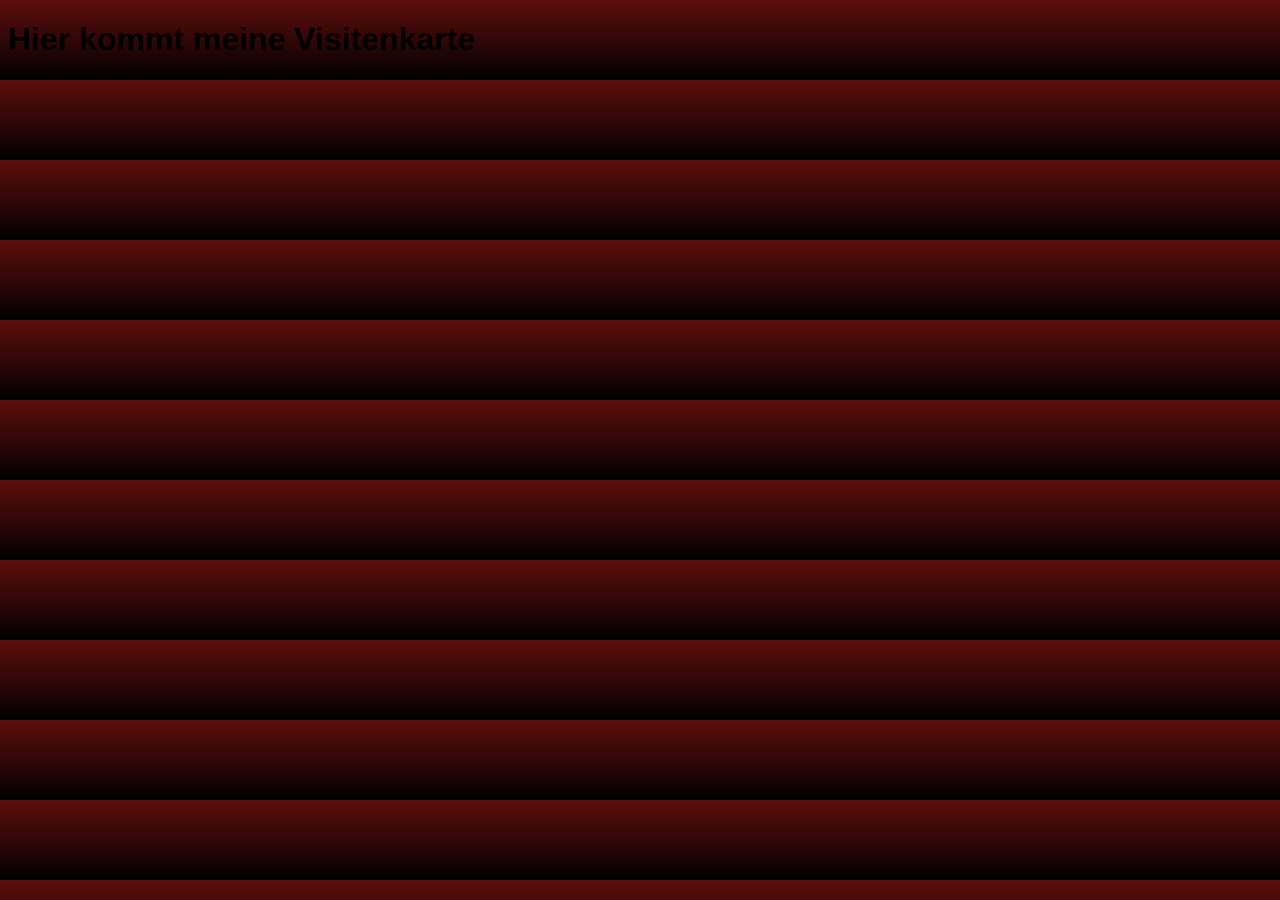
<file: index.html>
<!DOCTYPE html>
<html lang="de">

  <head>
    <meta charset="UTF-8" />
    <meta name="viewport" content="width=device-width, initial-scale=1.0" />
    <meta name="author" content="Melina Frei" />
    <meta name="description" content="Ich bin Grafikerin in Ausbildung an der Fachklasse Grafik"/>
    <link rel="stylesheet" href="style.css" />
    <title>Melina Frei</title>
  </head>
  
  <body>
    <h1>Hier kommt meine Visitenkarte</h1>
  </body>
  
</html>
</file>
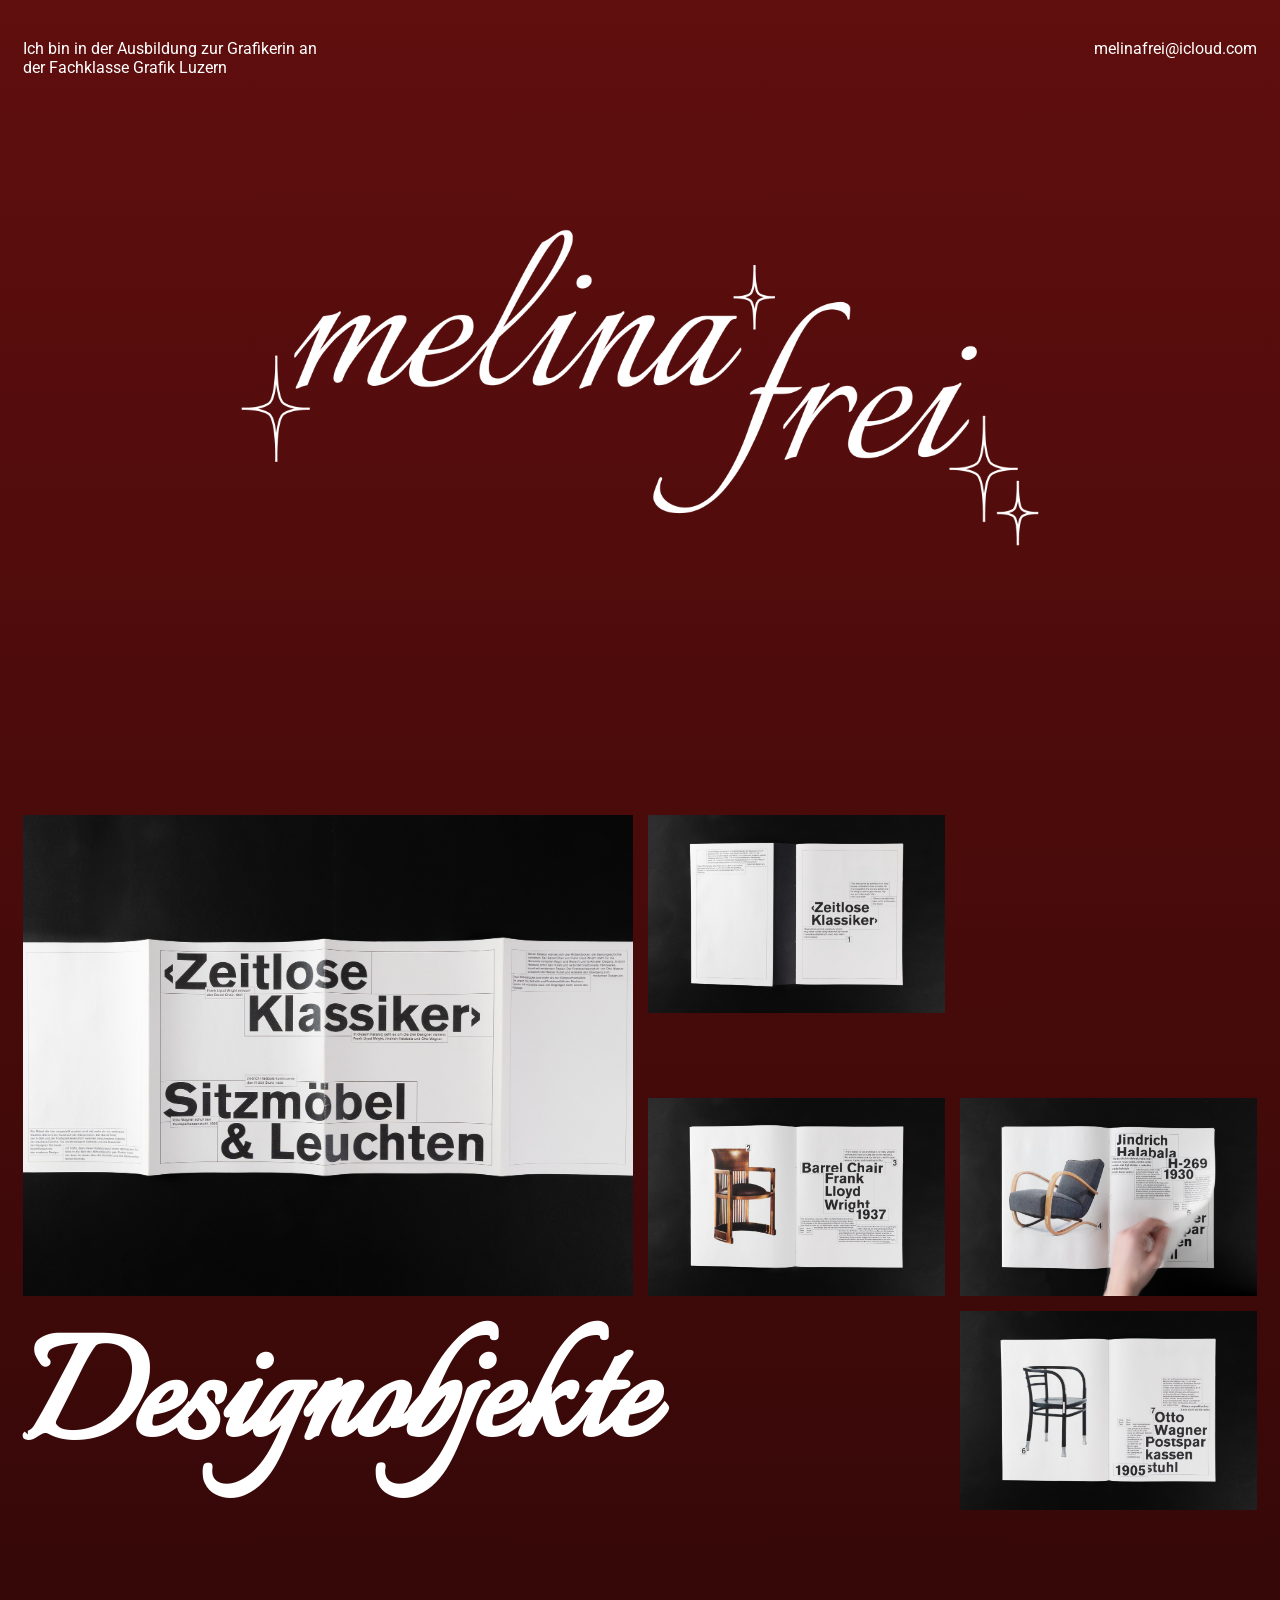
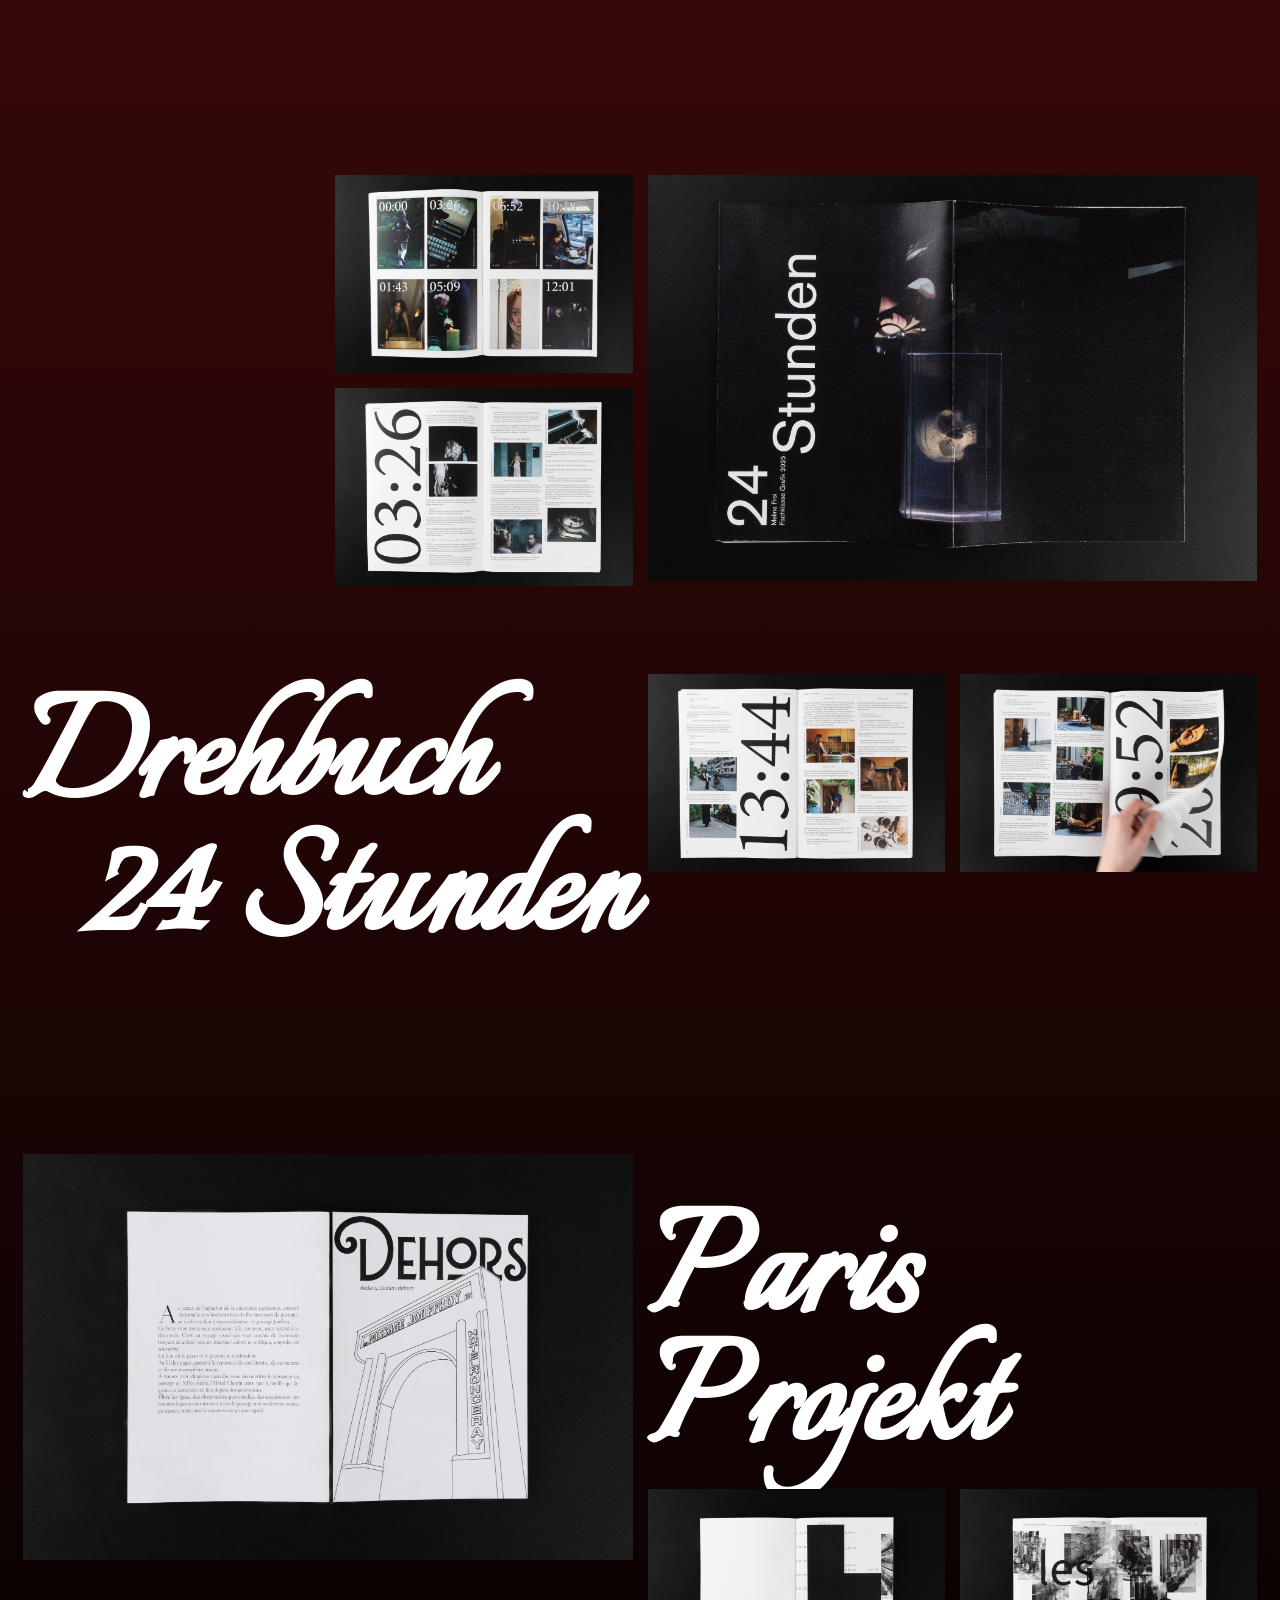
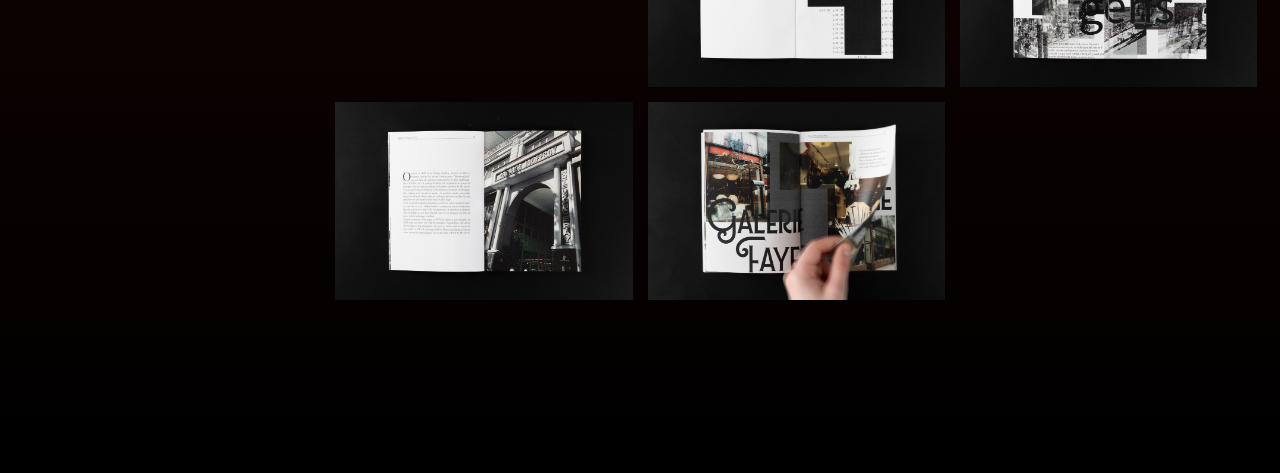
<file: index_platzhalter.html>
<!DOCTYPE html>
<html lang="de">

  <head>
    <meta charset="UTF-8" />
    <meta name="viewport" content="width=device-width, initial-scale=1.0" />
    <meta name="author" content="Melina Frei" />
    <meta name="description" content="Ich bin Grafikerin in Ausbildung an der Fachklasse Grafik"/>
    <link rel="stylesheet" href="style_v10.css" />
    <style>
@import url('https://fonts.googleapis.com/css2?family=Italianno&display=swap');
@import url('https://fonts.googleapis.com/css2?family=Roboto:ital,wght@0,100..900;1,100..900&display=swap');
</style>
</style>
    <title>Melina Frei</title>
  </head>

  <!-- ----------------------- head ----------------------- -->
  
  <body>
    <div class="grid-container">
      <div class="bio">
      <p>Ich bin in der Ausbildung zur Grafikerin an der Fachklasse Grafik Luzern</p>
      </div>

      <div class="mail">
        <p><a href="mailto:melinafrei@icloud.ch">melinafrei@icloud.com</a></p>
      </div>

    <!--  ----------------------- info -----------------------  -->

      <div class="titel-layout1 blur">
        <h2>Designobjekte</h2>
      </div>
      <div class="projektbeschrieb-layout1">
        <p> Im folgenden Projekt erhielten wir drei Designermöbel beziehungsweise Leuchten, die jeweils einer bestimmten Epoche 
          zugeordnet waren. Meine drei Objekte stammten aus der Bauhaus-Epoche. Zunächst recherchierten wir zu dieser Epoche. 
          Anschliessend entwickelten wir ein passendes Layout, dass zur Epoche und den Möbeln passt.
        </p>
      </div>

      <div class="titel-layout2 blur">
      <h2>Drehbuch</h2>
      <h3>24 Stunden</h3>
      </div>

      <div class="projektbeschrieb-layout2">
        <p> In diesem Projekts verfassten wir ein Drehbuch im Fach Deutsch. Jeder von uns erhielt einen bestimmten Zeitabschnitt,
           innerhalb dessen die Geschichte erzählt wurde. Dieses Drehbuch diente als Grundlage für die Fotografien, 
           die wir passend zur Handlung aufnahmen. Anschliessend bearbeiteten wir die Bilder. Aus dem gesamten 
           entstandenen Material entwickelten und gestalteten wir schliesslich ein Layout.</p>
      </div>

      <div class="titel-layout4paris blur">
        <h2>Paris Projekt</h2>
      </div>
       <div class="projektbeschrieb-layout4paris">
        <p> Im Rahmen dieses Projekts reisten wir für zwölf Tage nach Paris. Dort sammelten wir möglichst viel Material 
          in Form von Skizzen und Fotografien. Anschliessend reisten wir in die Schweiz zurück. Wieder zu Hause begannen wir, 
          unser gesammeltes Material zu ordnen und zu strukturieren. Daraus gestalteten wir schliesslich eine Publikation.</p>
      </div>

      <!--  ----------------------- titel+projektbeschrieb -----------------------  -->

<!--  ----------------------- text -----------------------  -->

      <div class="melinafrei">
        <img src="data/melinafrei.png"/>
      </div>

      <!--  ----------------------- name -----------------------  -->

      <div class="layout1-1 blur">
        <img src="data/Frei_Melina_Layout1-1.jpg"/>
      </div>

      <div class="layout1-2 blur">
        <img src="data/Frei_Melina_Layout1-2.jpg" />
      </div>

      <div class="layout1-3 blur">
        <img src="data/Frei_Melina_Layout1-5.jpg" />
      </div>

      <div class="layout1-4 blur">
        <img src="data/Frei_Melina_Layout1-3.jpg" />
      </div>

      <div class="layout1-5 blur">
        <img src="data/Frei_Melina_Layout1-4.jpg" />
      </div>

      <!--  ----------------------- layout 1 -----------------------  -->

      <div class="layout2-1 blur">
        <img src="data/Frei_Melina_Layout2-1.jpg" />
      </div>

      <div class="layout2-2 blur">
        <img src="data/Frei_Melina_Layout2-2.jpg" />
      </div>

      <div class="layout2-3 blur">
        <img src="data/Frei_Melina_Layout2-3.jpg" />
      </div>

      <div class="layout2-4 blur">
        <img src="data/Frei_Melina_Layout2-4.jpg" />
      </div>

      <div class="layout2-5 blur">
        <img src="data/Frei_Melina_Layout2-5.jpg" />
      </div>

      <!--  ----------------------- layout2 -----------------------  -->

      <div class="layout4paris-1 blur">
        <img src="data/Frei_Melina_Layout4Paris-1.jpg" />
      </div>

      <div class="layout4paris-2 blur">
        <img src="data/Frei_Melina_Layout4Paris-2.jpg" />
      </div>

      <div class="layout4paris-3 blur">
        <img src="data/Frei_Melina_Layout4Paris-3.jpg" />
      </div>

      <div class="layout4paris-4 blur">
        <img src="data/Frei_Melina_Layout4Paris-4.jpg" />
      </div>

      <div class="layout4paris-5 blur">
        <img src="data/Frei_Melina_Layout4Paris-5.jpg" />
      </div>

      <!--  ----------------------- layout4paris -----------------------  -->

<!-- ----------------------- bild ----------------------- -->

      <!-- ACHTUNG HIER ENDET UNSER GRID CONTAIENR -->
    </div>
  
  
  
  
  
  
  
  
  
  
  
    <!-- ACHTUNG ALLER INHALT MUSS VOR DIESER LINIE REIN -->
  </body>
  
</html>
</file>
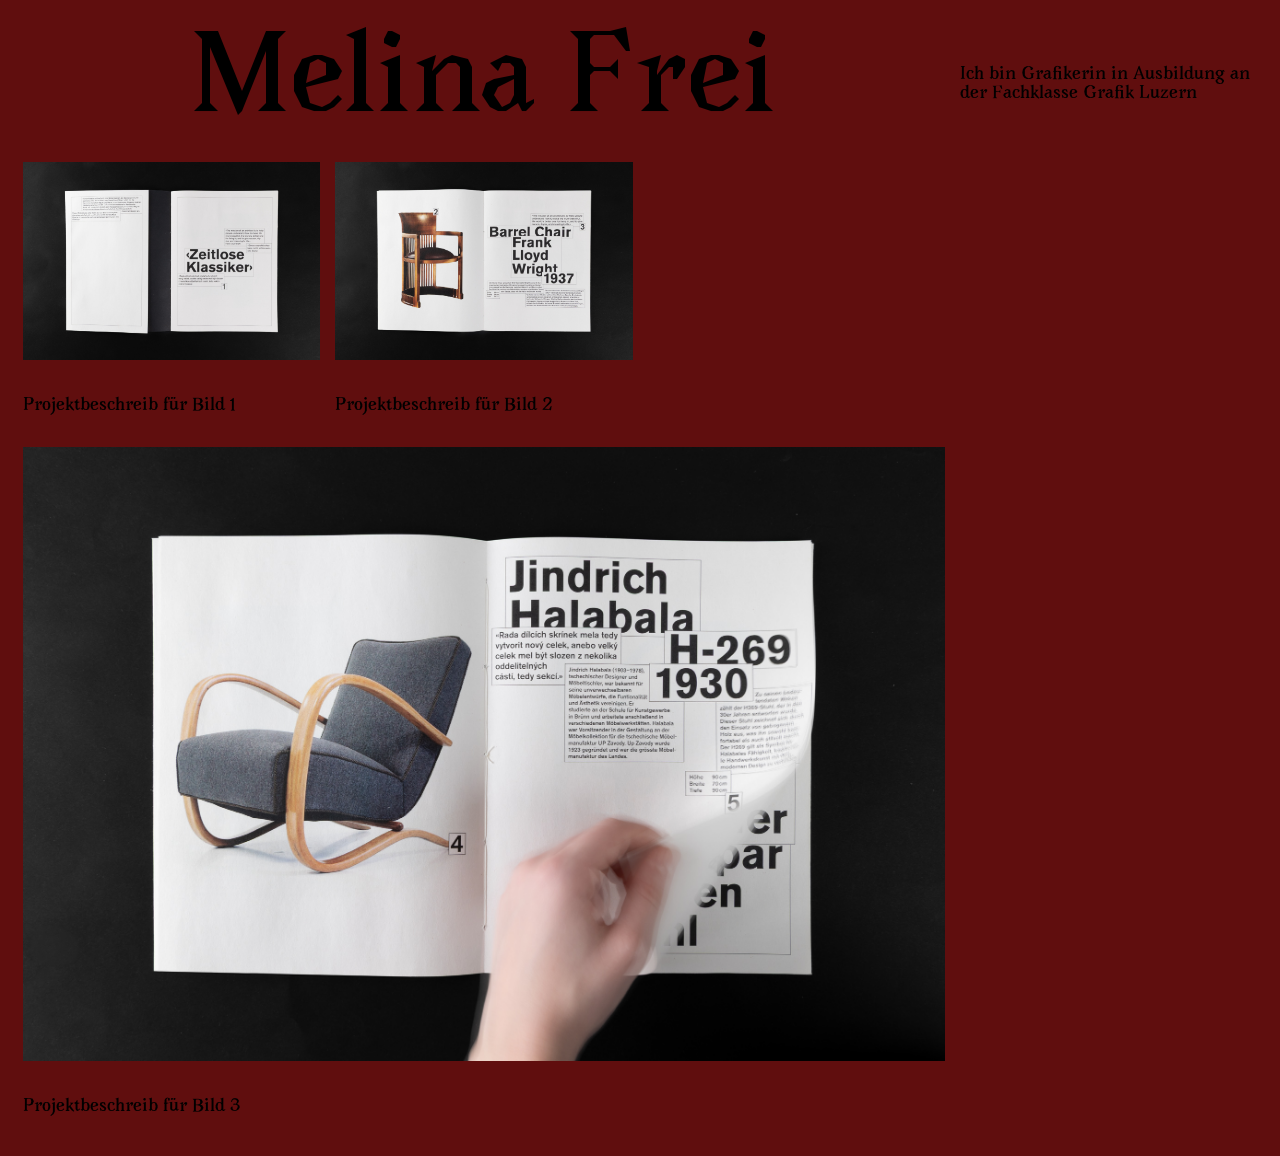
<file: index_v1.html>
<!DOCTYPE html>
<html lang="de">

  <head>
    <meta charset="UTF-8" />
    <meta name="viewport" content="width=device-width, initial-scale=1.0" />
    <meta name="author" content="Melina Frei" />
    <meta name="description" content="Ich bin Grafikerin in Ausbildung an der Fachklasse Grafik"/>
    <link rel="stylesheet" href="style_v1.css" />
    <title>Melina Frei</title>
  </head>
  
  <body>
    <div class="grid-container">

      <div class="name">
        <h1>Melina Frei</h1>
      </div>

      <div class="bio">
      <p>Ich bin Grafikerin in Ausbildung an der Fachklasse Grafik Luzern</p>
      </div>

      <div class="image-1">
        <img src="data/Frei_Melina_Layout1-1.jpg" />
      </div>

      <div class="image-2">
        <img src="data/Frei_Melina_Layout1-2.jpg" />
      </div>

      <div class="image-3">
        <img src="data/Frei_Melina_Layout1-5.jpg" />
      </div>

      <div class="text-1">
        <p>Projektbeschreib für Bild 1</p>
      </div>

      <div class="text-2">
        <p>Projektbeschreib für Bild 2</p>
      </div>

      <div class="text-3">
        <p>Projektbeschreib für Bild 3</p>
      </div>

      <!-- ACHTUNG HIER ENDET UNSER GRID CONTAIENR -->
    </div>
  
  
  
  
  
  
  
  
  
  
  
    <!-- ACHTUNG ALLER INHALT MUSS VOR DIESER LINIE REIN -->
  </body>
  
</html>
</file>
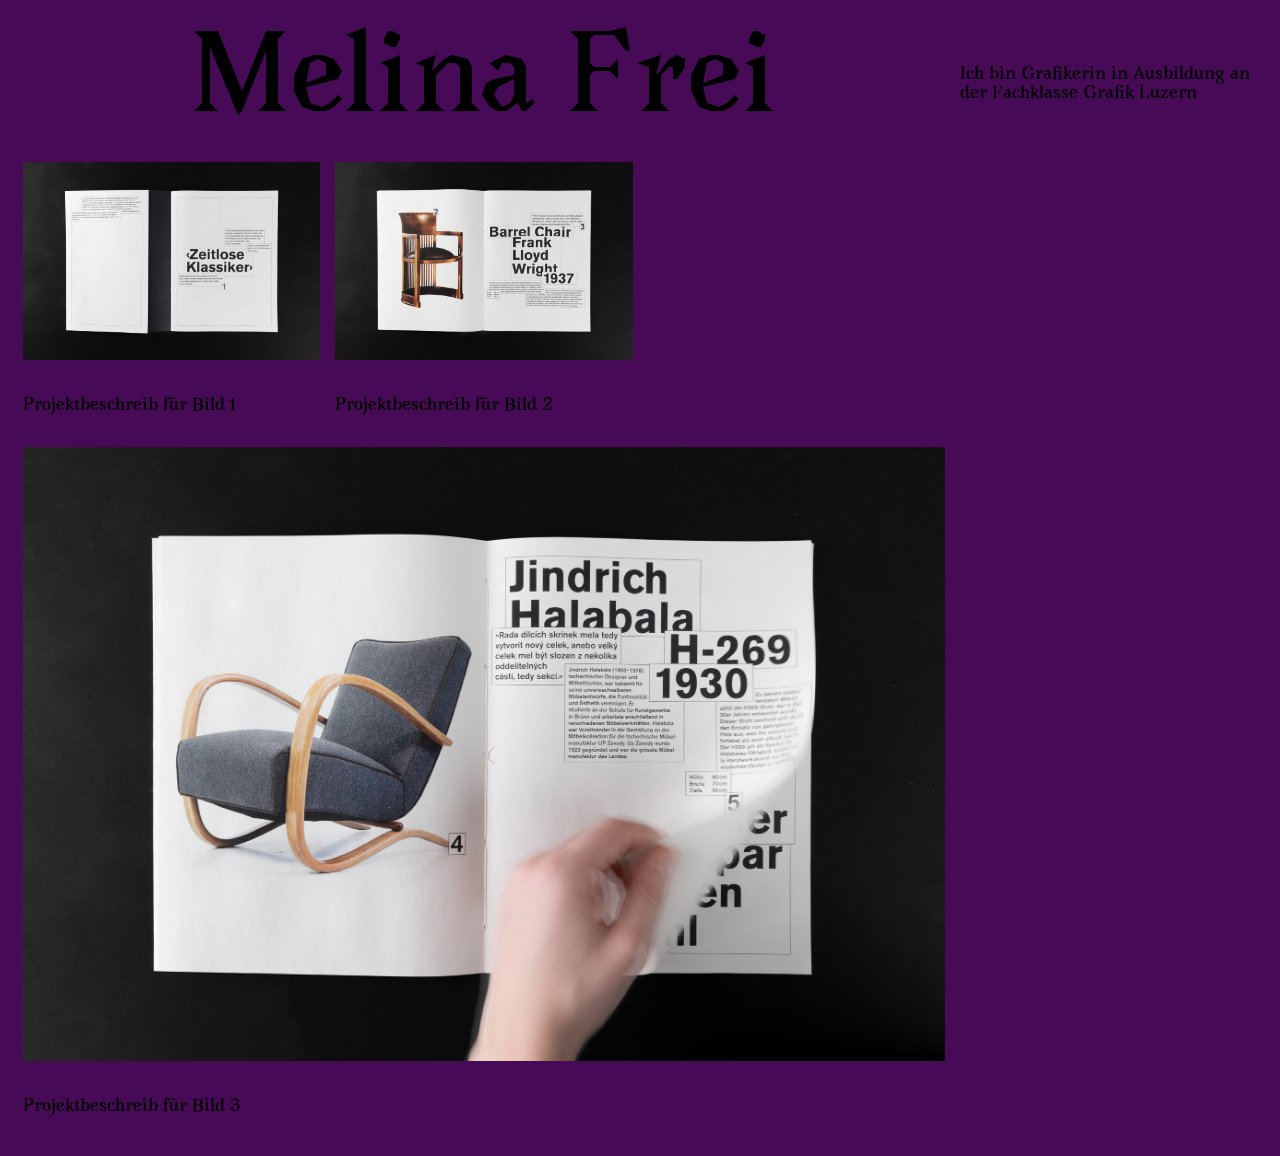
<file: index_v2.html>
<!DOCTYPE html>
<html lang="de">

  <head>
    <meta charset="UTF-8" />
    <meta name="viewport" content="width=device-width, initial-scale=1.0" />
    <meta name="author" content="Melina Frei" />
    <meta name="description" content="Ich bin Grafikerin in Ausbildung an der Fachklasse Grafik"/>
    <link rel="stylesheet" href="style_v2.css" />
    <title>Melina Frei</title>
  </head>
  
  <body>
    <div class="grid-container">

      <div class="name">
        <h1>Melina Frei</h1>
      </div>

      <div class="bio">
      <p>Ich bin Grafikerin in Ausbildung an der Fachklasse Grafik Luzern</p>
      </div>

      <div class="image-1">
        <img src="data/Frei_Melina_Layout1-1.jpg" />
      </div>

      <div class="image-2">
        <img src="data/Frei_Melina_Layout1-2.jpg" />
      </div>

      <div class="image-3">
        <img src="data/Frei_Melina_Layout1-5.jpg" />
      </div>

      <div class="text-1">
        <p>Projektbeschreib für Bild 1</p>
      </div>

      <div class="text-2">
        <p>Projektbeschreib für Bild 2</p>
      </div>

      <div class="text-3">
        <p>Projektbeschreib für Bild 3</p>
      </div>

      <!-- ACHTUNG HIER ENDET UNSER GRID CONTAIENR -->
    </div>
  
  
  
  
  
  
  
  
  
  
  
    <!-- ACHTUNG ALLER INHALT MUSS VOR DIESER LINIE REIN -->
  </body>
  
</html>
</file>
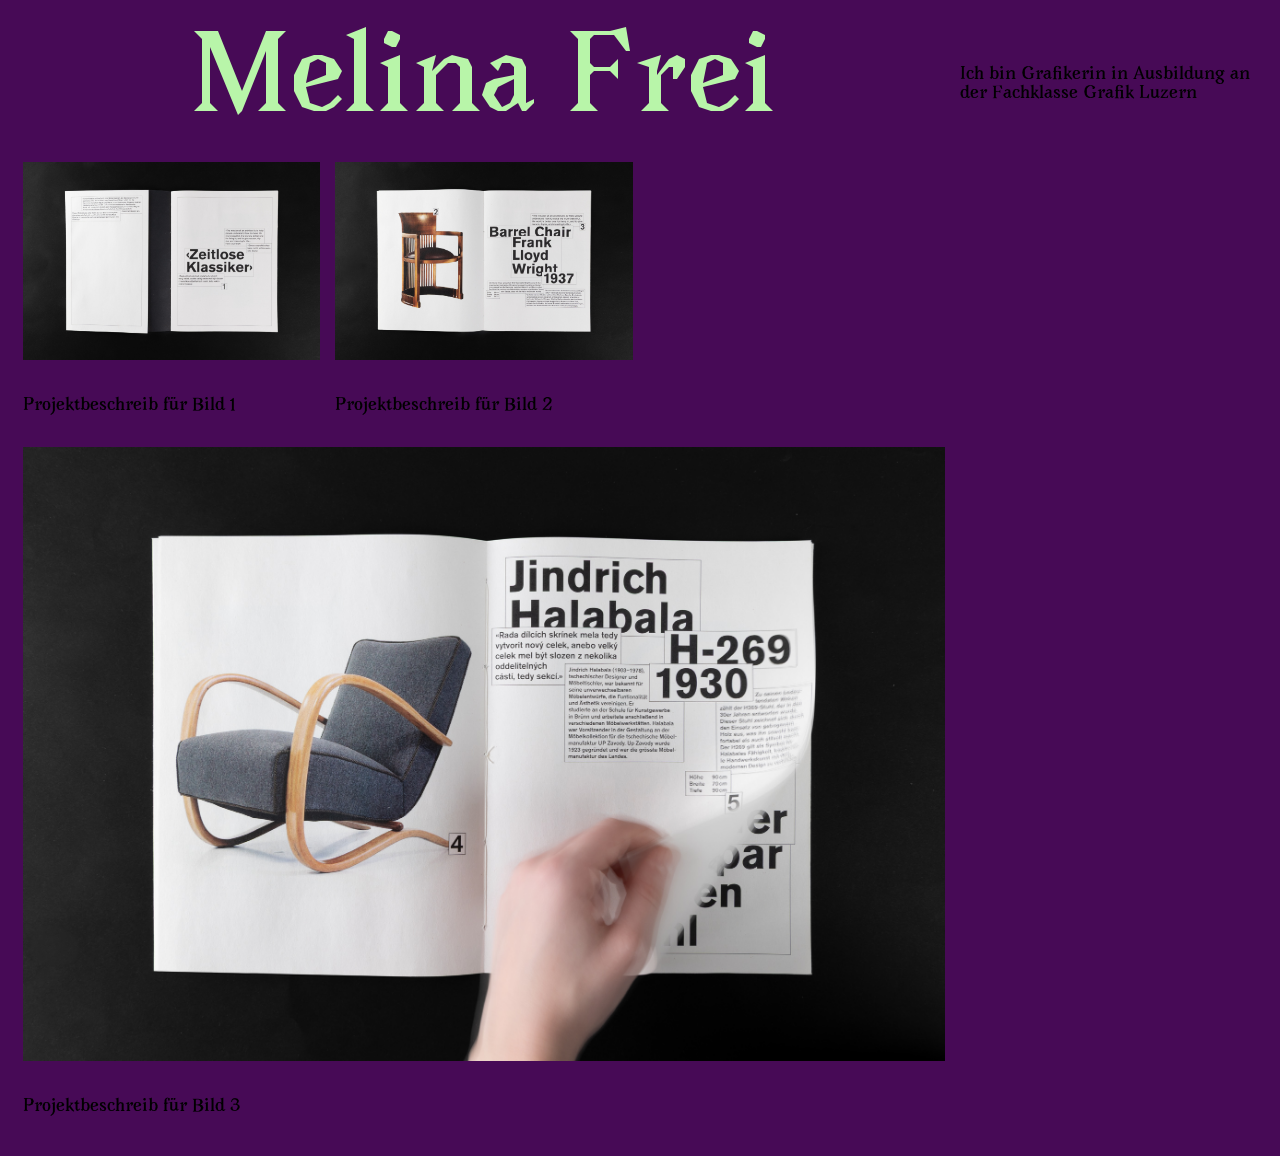
<file: index_v3.html>
<!DOCTYPE html>
<html lang="de">

  <head>
    <meta charset="UTF-8" />
    <meta name="viewport" content="width=device-width, initial-scale=1.0" />
    <meta name="author" content="Melina Frei" />
    <meta name="description" content="Ich bin Grafikerin in Ausbildung an der Fachklasse Grafik"/>
    <link rel="stylesheet" href="style_v3.css" />
    <title>Melina Frei</title>
  </head>
  
  <body>
    <div class="grid-container">

      <div class="name">
        <h1>Melina Frei</h1>
      </div>

      <div class="bio">
      <p>Ich bin Grafikerin in Ausbildung an der Fachklasse Grafik Luzern</p>
      </div>

      <div class="image-1">
        <img src="data/Frei_Melina_Layout1-1.jpg" />
      </div>

      <div class="image-2">
        <img src="data/Frei_Melina_Layout1-2.jpg" />
      </div>

      <div class="image-3">
        <img src="data/Frei_Melina_Layout1-5.jpg" />
      </div>

      <div class="text-1">
        <p>Projektbeschreib für Bild 1</p>
      </div>

      <div class="text-2">
        <p>Projektbeschreib für Bild 2</p>
      </div>

      <div class="text-3">
        <p>Projektbeschreib für Bild 3</p>
      </div>

      <!-- ACHTUNG HIER ENDET UNSER GRID CONTAIENR -->
    </div>
  
  
  
  
  
  
  
  
  
  
  
    <!-- ACHTUNG ALLER INHALT MUSS VOR DIESER LINIE REIN -->
  </body>
  
</html>
</file>
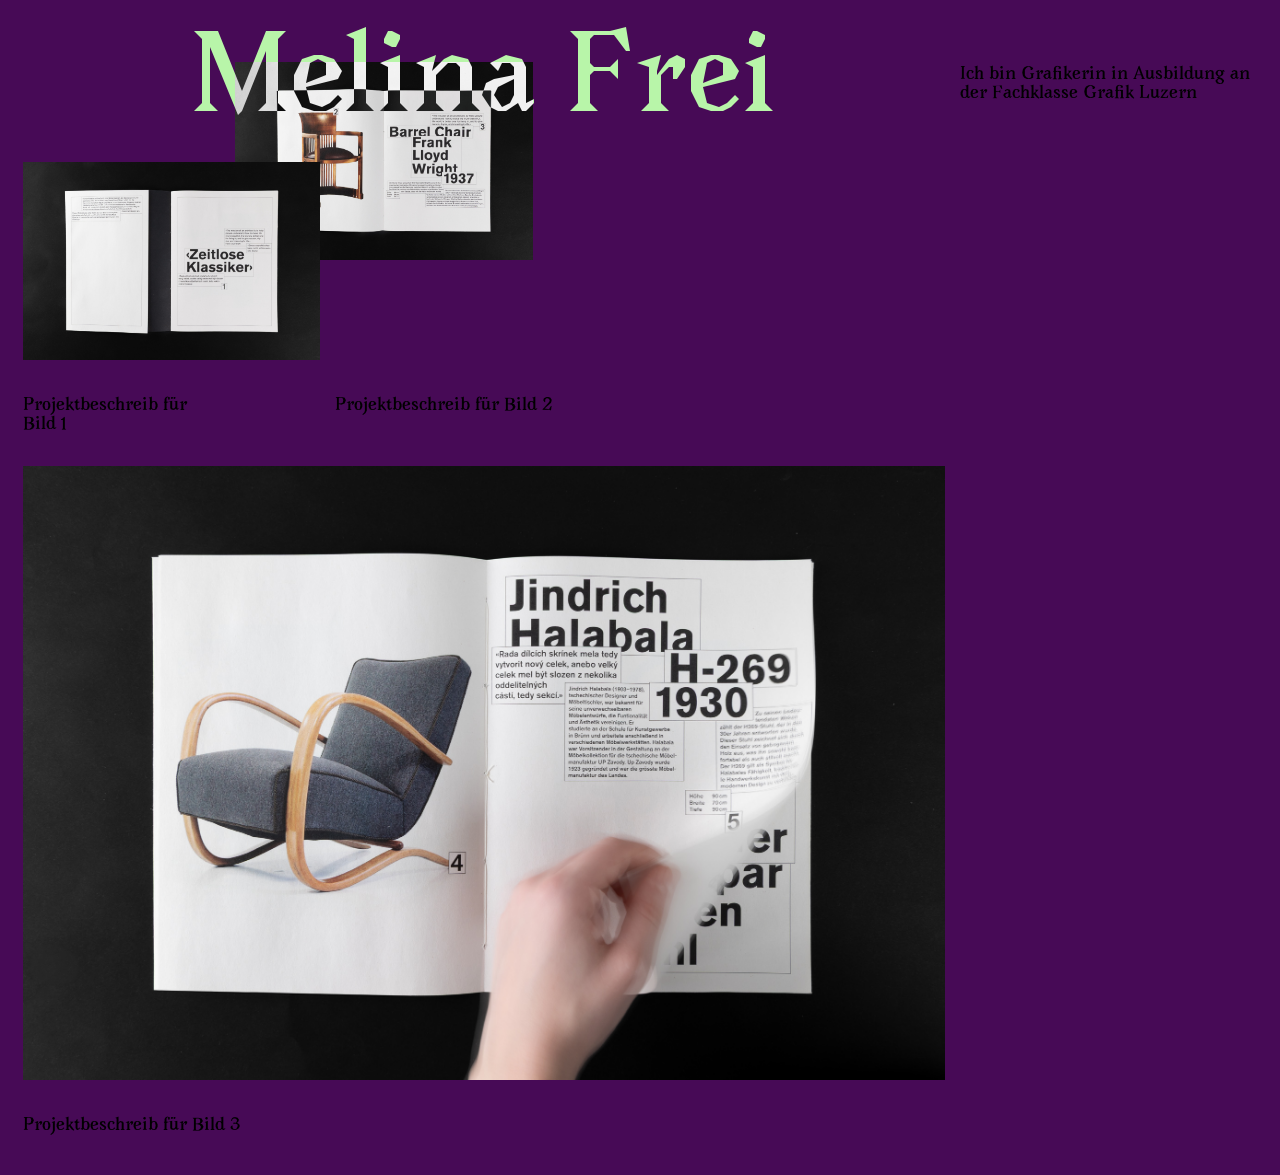
<file: index_v4.html>
<!DOCTYPE html>
<html lang="de">

  <head>
    <meta charset="UTF-8" />
    <meta name="viewport" content="width=device-width, initial-scale=1.0" />
    <meta name="author" content="Melina Frei" />
    <meta name="description" content="Ich bin Grafikerin in Ausbildung an der Fachklasse Grafik"/>
    <link rel="stylesheet" href="style_v4.css" />
    <title>Melina Frei</title>
  </head>
  
  <body>
    <div class="grid-container">

      <div class="name">
        <h1><a href="mailto:melina_frei@sluz.ch">Melina Frei</a></h1>
      </div>

      <div class="bio">
      <p>Ich bin Grafikerin in Ausbildung an der Fachklasse Grafik Luzern</p>
      </div>

      <div class="image-1">
        <img src="data/Frei_Melina_Layout1-1.jpg" class="a"/>
        <img src="data/Frei_Melina_Layout1-3.jpg" class="b"/>
      </div>

      <div class="image-2">
        <img src="data/Frei_Melina_Layout1-2.jpg" />
      </div>

      <div class="image-3">
        <img src="data/Frei_Melina_Layout1-5.jpg" />
      </div>

      <div class="text-1">
        <p>Projektbeschreib für <br/> Bild 1</p>
      </div>

      <div class="text-2">
        <p>Projektbeschreib für Bild 2</p>
      </div>

      <div class="text-3">
        <p>Projektbeschreib für Bild 3</p>
      </div>

      <!-- ACHTUNG HIER ENDET UNSER GRID CONTAIENR -->
    </div>
  
  
  
  
  
  
  
  
  
  
  
    <!-- ACHTUNG ALLER INHALT MUSS VOR DIESER LINIE REIN -->
  </body>
  
</html>
</file>
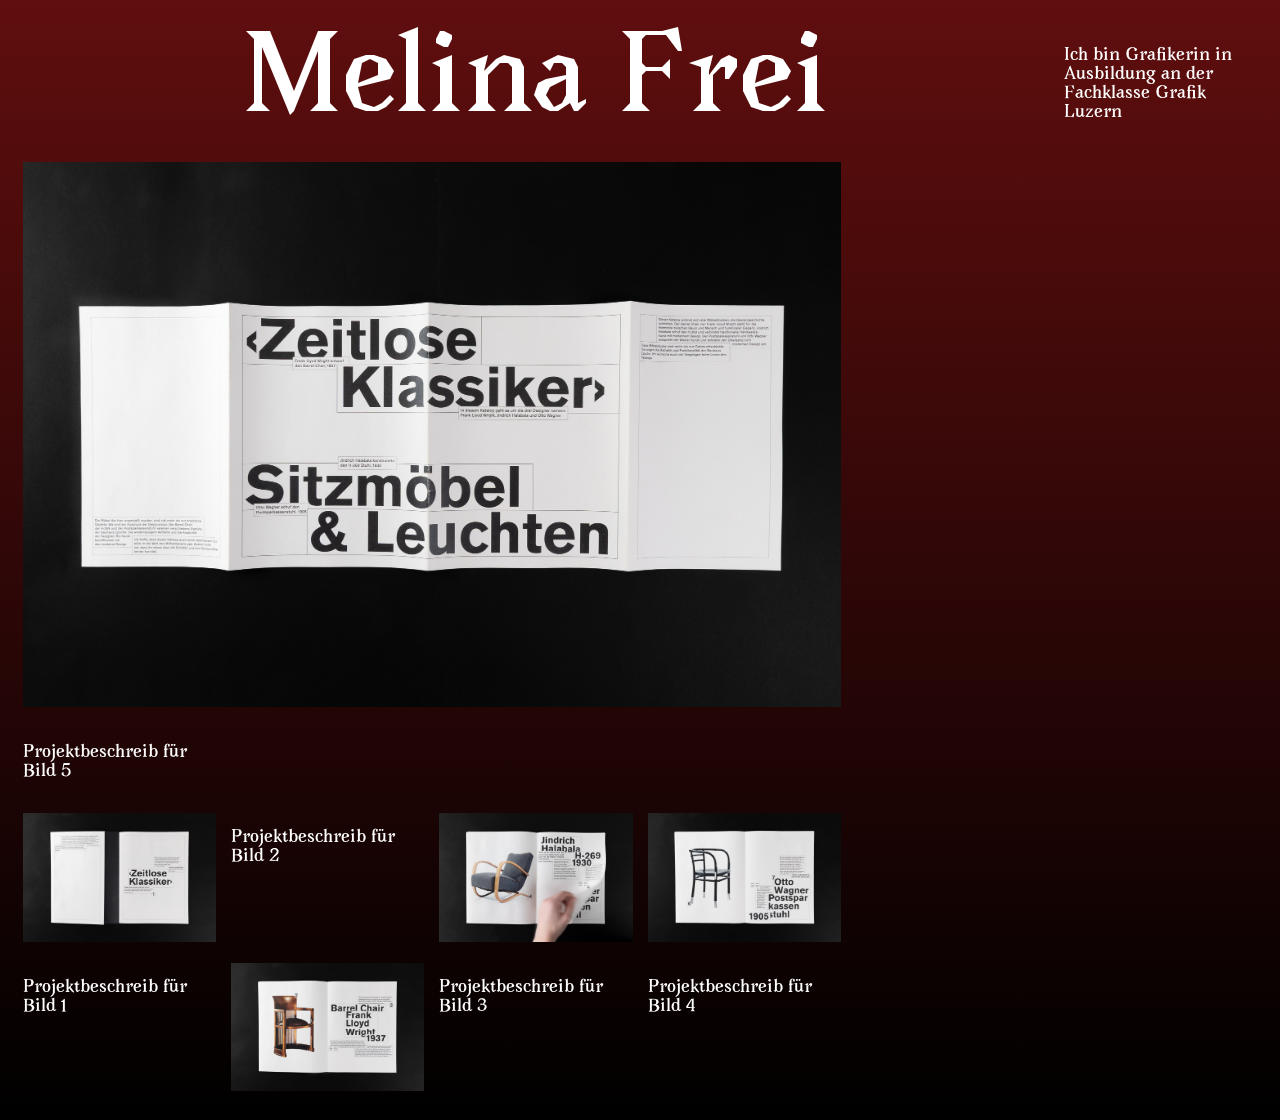
<file: index_v5.html>
<!DOCTYPE html>
<html lang="de">

  <head>
    <meta charset="UTF-8" />
    <meta name="viewport" content="width=device-width, initial-scale=1.0" />
    <meta name="author" content="Melina Frei" />
    <meta name="description" content="Ich bin Grafikerin in Ausbildung an der Fachklasse Grafik"/>
    <link rel="stylesheet" href="style_v5.css" />
    <title>Melina Frei</title>
  </head>

  <!-- ----------------------- head ----------------------- -->
  
  <body>
    <div class="grid-container">

      <div class="name">
        <h1>Melina Frei</h1>
      </div>

      <div class="bio">
      <p>Ich bin Grafikerin in Ausbildung an der Fachklasse Grafik Luzern</p>
      </div>

      <div class="image-1">
        <img src="data/Frei_Melina_Layout1-1.jpg"/>
      </div>

      <div class="image-2">
        <img src="data/Frei_Melina_Layout1-2.jpg" />
      </div>

      <div class="image-3">
        <img src="data/Frei_Melina_Layout1-5.jpg" />
      </div>

      <div class="image-4">
        <img src="data/Frei_Melina_Layout1-3.jpg" />
      </div>

      <div class="image-5">
        <img src="data/Frei_Melina_Layout1-4.jpg" />
      </div>

<!--  ----------------------- bild -----------------------  -->

      <div class="text-1">
        <p>Projektbeschreib für Bild 1</p>
      </div>

      <div class="text-2">
        <p>Projektbeschreib für Bild 2</p>
      </div>

      <div class="text-3">
        <p>Projektbeschreib für Bild 3</p>
      </div>

      <div class="text-4">
        <p>Projektbeschreib für Bild 4</p>
      </div>

      <div class="text-5">
        <p>Projektbeschreib für Bild 5</p>
      </div>

 <!--  ----------------------- text -----------------------  -->

      <!-- ACHTUNG HIER ENDET UNSER GRID CONTAIENR -->
    </div>
  
  
  
  
  
  
  
  
  
  
  
    <!-- ACHTUNG ALLER INHALT MUSS VOR DIESER LINIE REIN -->
  </body>
  
</html>
</file>
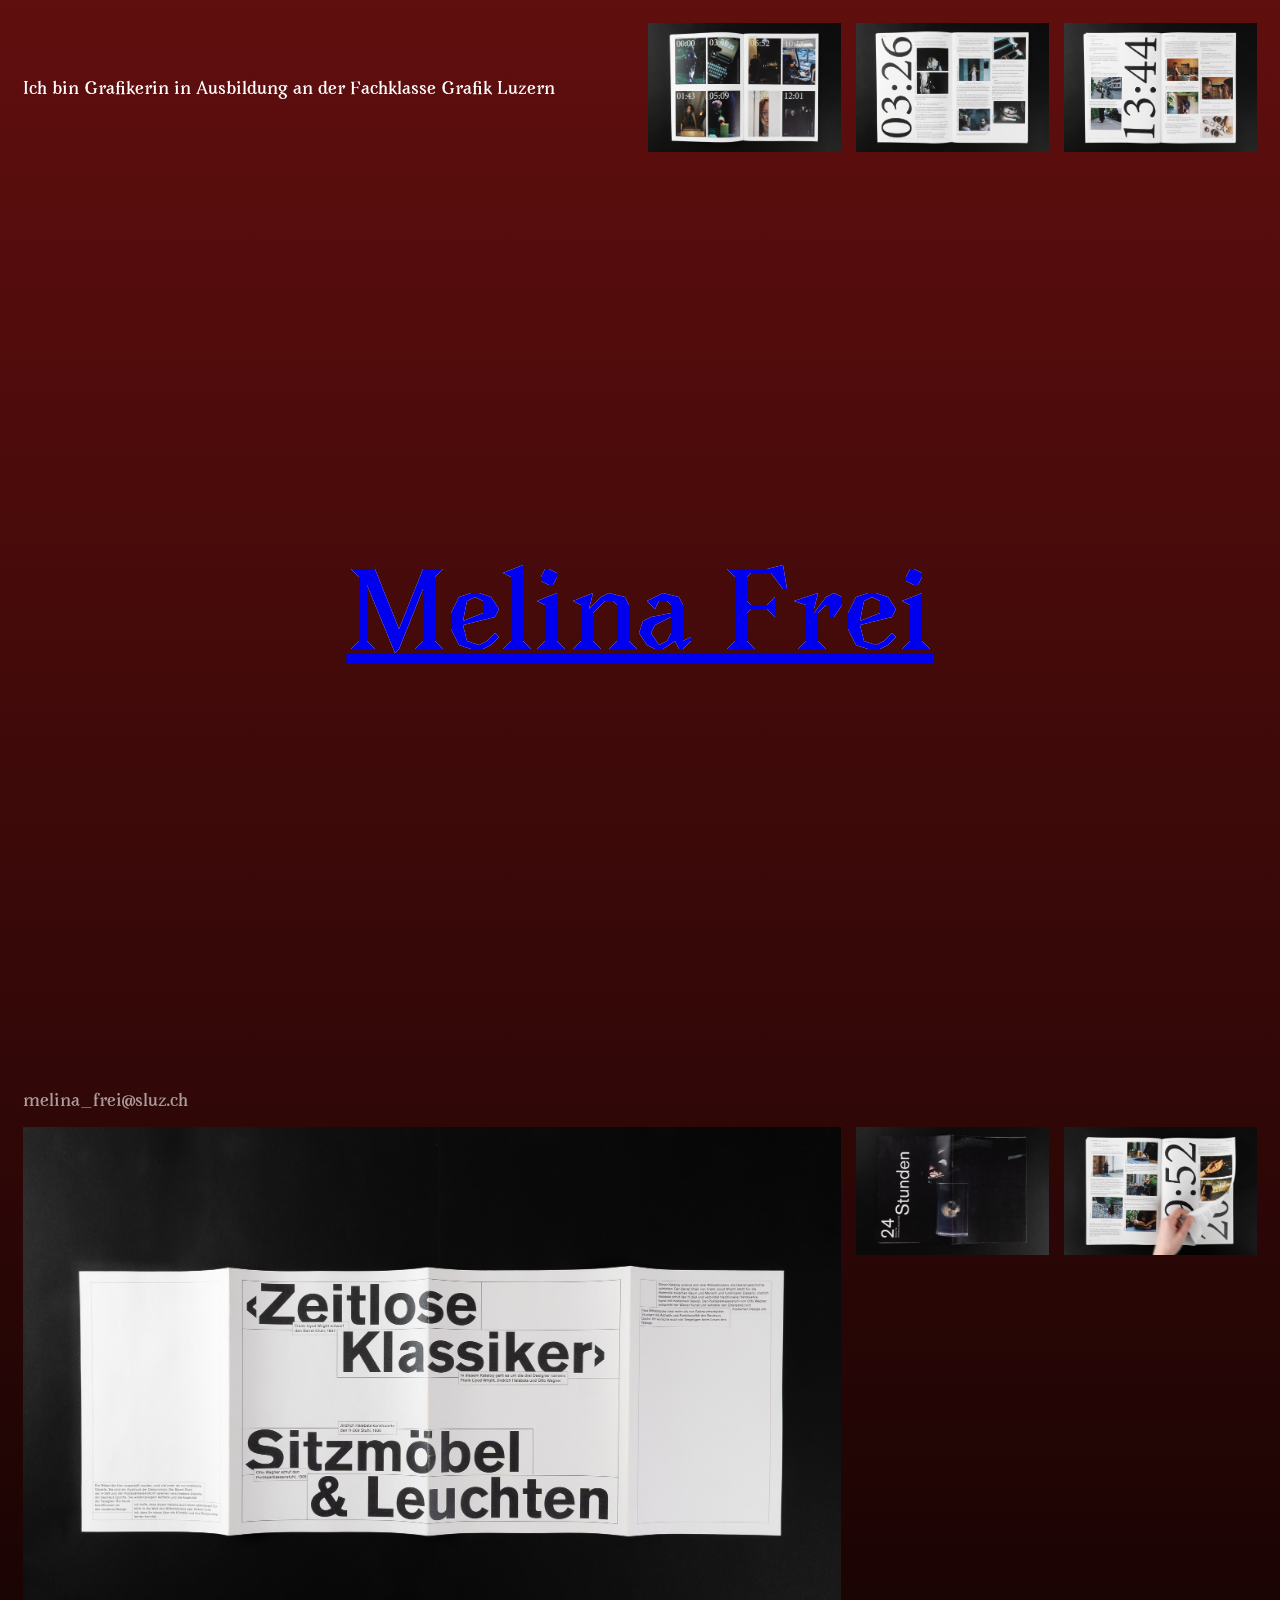
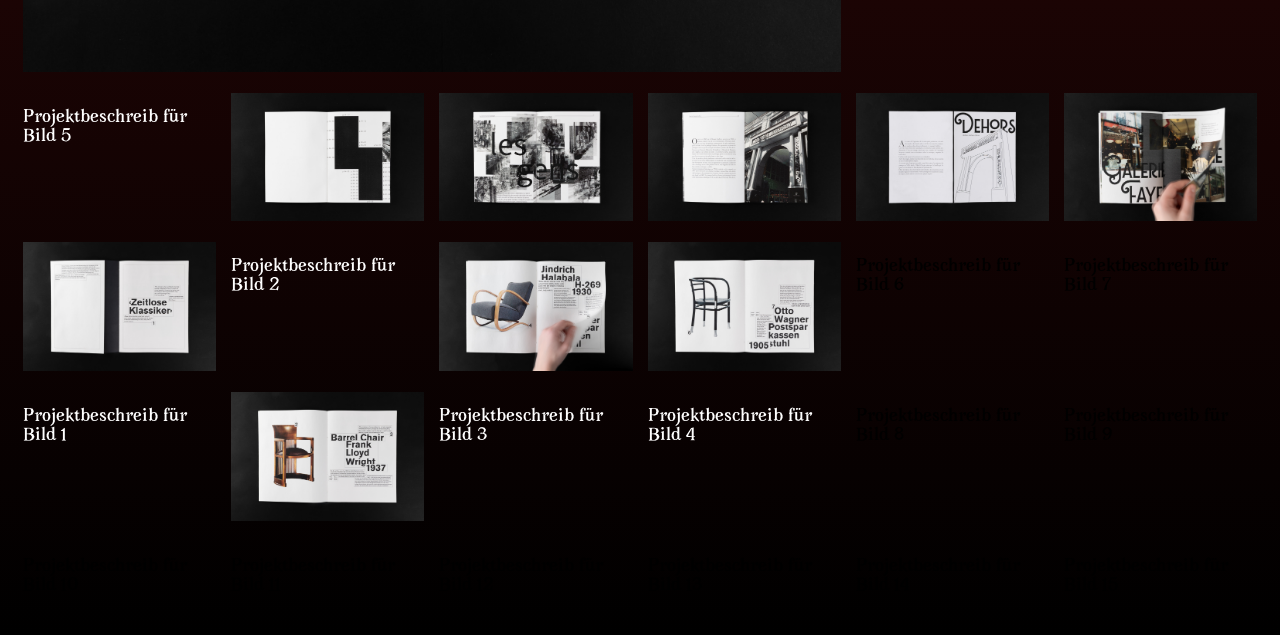
<file: index_v6.html>
<!DOCTYPE html>
<html lang="de">

  <head>
    <meta charset="UTF-8" />
    <meta name="viewport" content="width=device-width, initial-scale=1.0" />
    <meta name="author" content="Melina Frei" />
    <meta name="description" content="Ich bin Grafikerin in Ausbildung an der Fachklasse Grafik"/>
    <link rel="stylesheet" href="style_v6.css" />
    <title>Melina Frei</title>
  </head>

  <!-- ----------------------- head ----------------------- -->
  
  <body>
    <div class="grid-container">

      <div class="name">
        <h1>Melina Frei</h1>
        <a class="email" href="mailto:melina_frei@sluz.ch">
          melina_frei@sluz.ch
        </a>
        </a>
      </div>

      <div class="bio">
      <p>Ich bin Grafikerin in Ausbildung an der Fachklasse Grafik Luzern</p>
      </div>

      <div class="name">
        <h1><a href="mailto:melina_frei@sluz.ch">Melina Frei</a></h1>
      </div>

      <div class="image-1">
        <img src="data/Frei_Melina_Layout1-1.jpg"/>
      </div>

      <div class="image-2">
        <img src="data/Frei_Melina_Layout1-2.jpg" />
      </div>

      <div class="image-3">
        <img src="data/Frei_Melina_Layout1-5.jpg" />
      </div>

      <div class="image-4">
        <img src="data/Frei_Melina_Layout1-3.jpg" />
      </div>

      <div class="image-5">
        <img src="data/Frei_Melina_Layout1-4.jpg" />
      </div>

      <div class="image-6">
        <img src="data/Frei_Melina_Layout2-1.jpg" />
      </div>

      <div class="image-7">
        <img src="data/Frei_Melina_Layout2-2.jpg" />
      </div>

      <div class="image-8">
        <img src="data/Frei_Melina_Layout2-3.jpg" />
      </div>

      <div class="image-9">
        <img src="data/Frei_Melina_Layout2-4.jpg" />
      </div>

      <div class="image-10">
        <img src="data/Frei_Melina_Layout2-5.jpg" />
      </div>

      <div class="image-11">
        <img src="data/Frei_Melina_Layout4Paris-1.jpg" />
      </div>

      <div class="image-12">
        <img src="data/Frei_Melina_Layout4Paris-2.jpg" />
      </div>

      <div class="image-13">
        <img src="data/Frei_Melina_Layout4Paris-3.jpg" />
      </div>

      <div class="image-14">
        <img src="data/Frei_Melina_Layout4Paris-4.jpg" />
      </div>

      <div class="image-15">
        <img src="data/Frei_Melina_Layout4Paris-5.jpg" />
      </div>

<!--  ----------------------- bild -----------------------  -->

      <div class="text-1">
        <p>Projektbeschreib für Bild 1</p>
      </div>

      <div class="text-2">
        <p>Projektbeschreib für Bild 2</p>
      </div>

      <div class="text-3">
        <p>Projektbeschreib für Bild 3</p>
      </div>

      <div class="text-4">
        <p>Projektbeschreib für Bild 4</p>
      </div>

      <div class="text-5">
        <p>Projektbeschreib für Bild 5</p>
      </div>

      <div class="text-6">
        <p>Projektbeschreib für Bild 6</p>
      </div>

      <div class="text-7">
        <p>Projektbeschreib für Bild 7</p>
      </div>

      <div class="text-8">
        <p>Projektbeschreib für Bild 8</p>
      </div>

      <div class="text-9">
        <p>Projektbeschreib für Bild 9</p>
      </div>

      <div class="text-10">
        <p>Projektbeschreib für Bild 10</p>
      </div>

      <div class="text-11">
        <p>Projektbeschreib für Bild 11</p>
      </div>

      <div class="text-12">
        <p>Projektbeschreib für Bild 12</p>
      </div>

      <div class="text-13">
        <p>Projektbeschreib für Bild 13</p>
      </div>

      <div class="text-14">
        <p>Projektbeschreib für Bild 14</p>
      </div>

      <div class="text-15">
        <p>Projektbeschreib für Bild 15</p>
      </div>

 <!--  ----------------------- text -----------------------  -->

      <!-- ACHTUNG HIER ENDET UNSER GRID CONTAIENR -->
    </div>
  
  
  
  
  
  
  
  
  
  
  
    <!-- ACHTUNG ALLER INHALT MUSS VOR DIESER LINIE REIN -->
  </body>
  
</html>
</file>
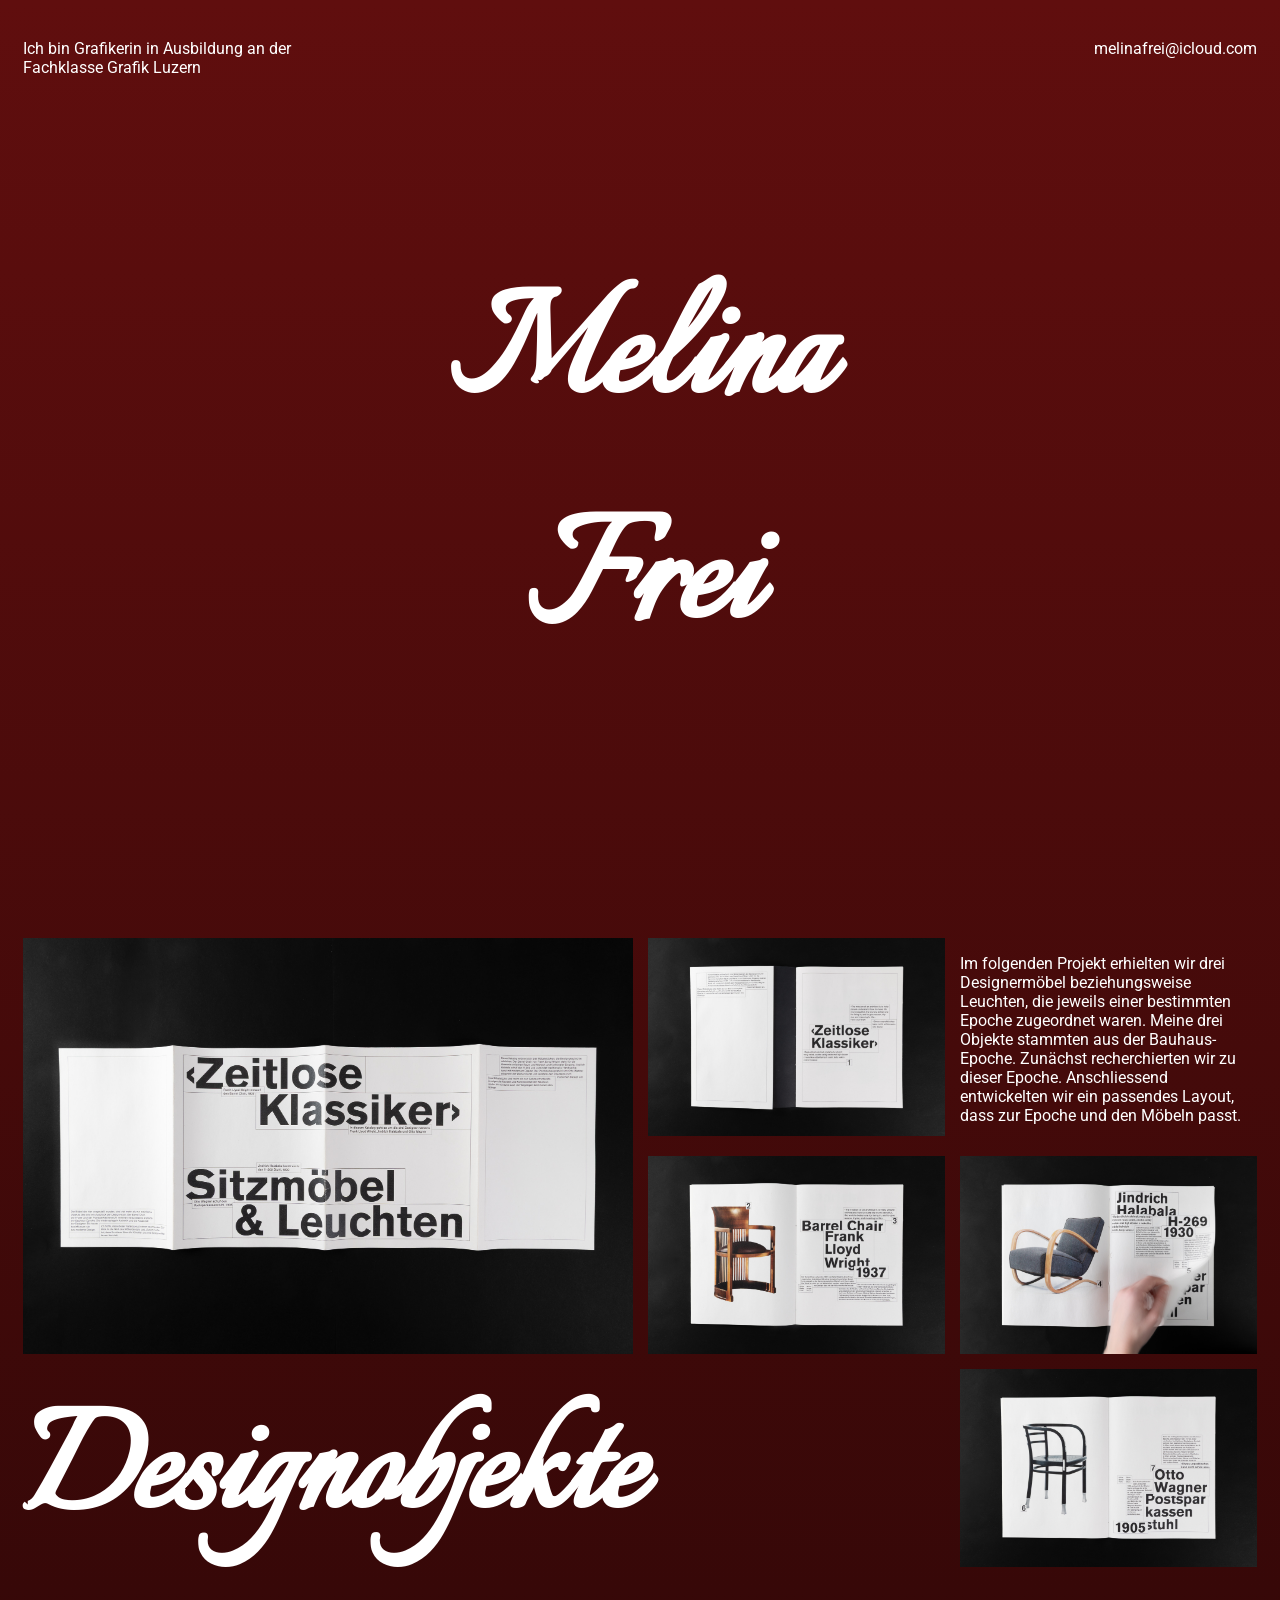
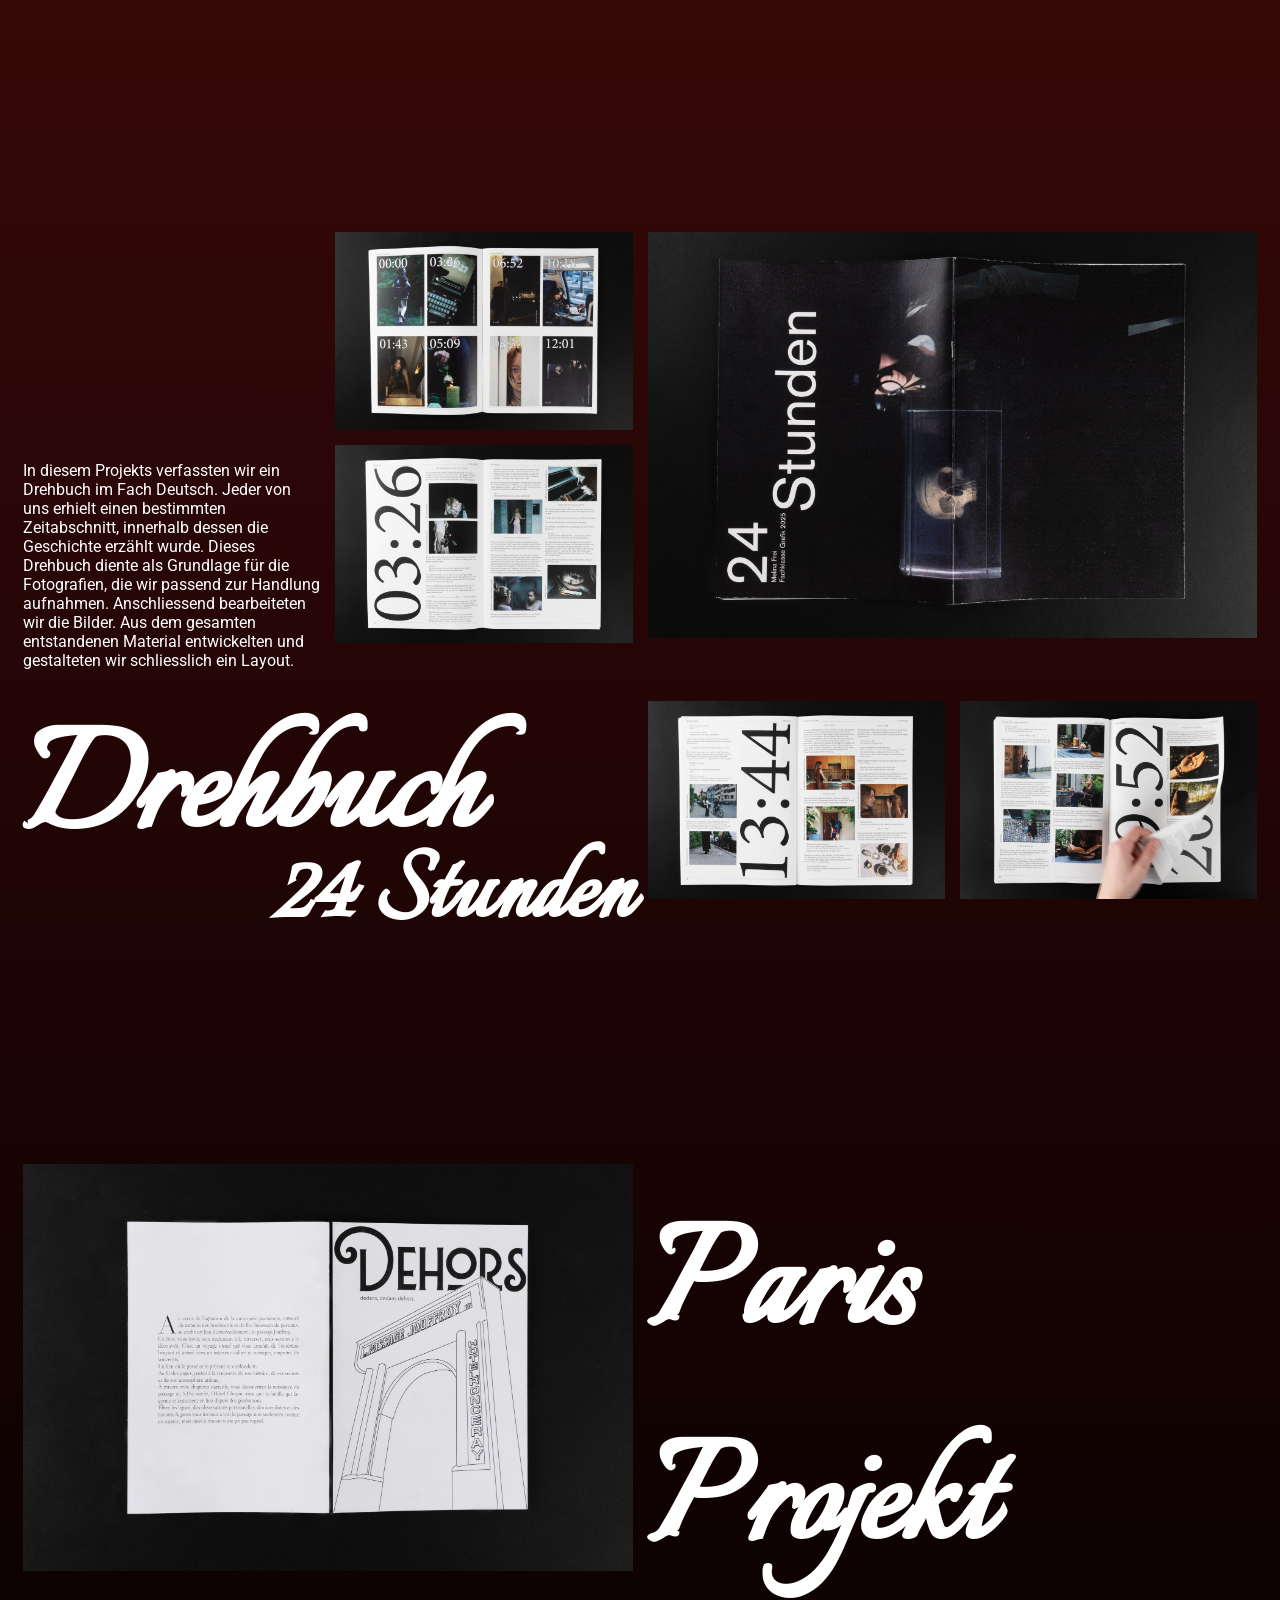
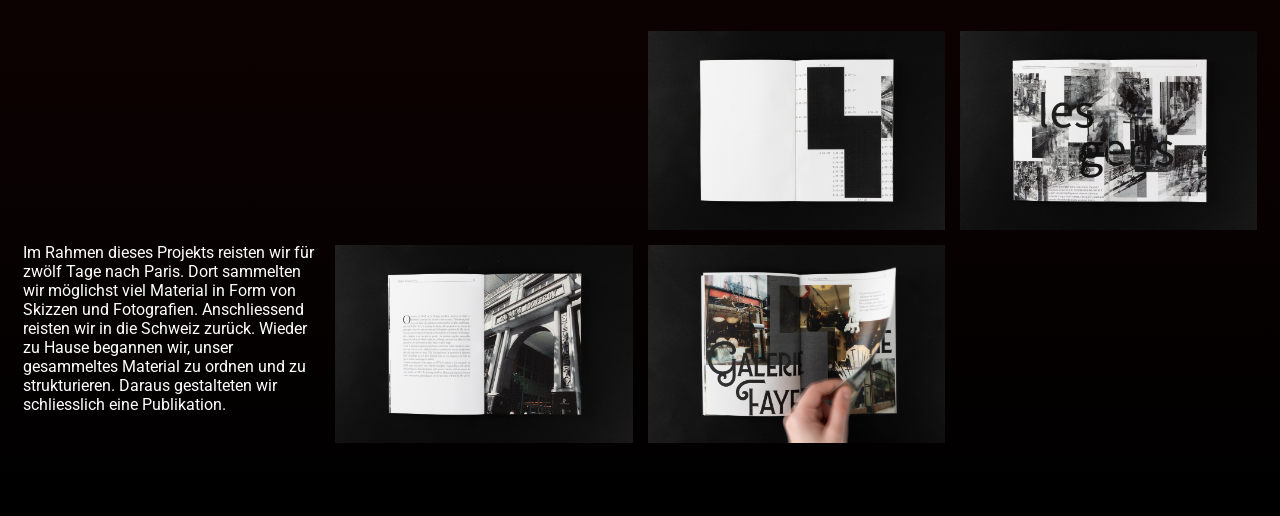
<file: index_v7.html>
<!DOCTYPE html>
<html lang="de">

  <head>
    <meta charset="UTF-8" />
    <meta name="viewport" content="width=device-width, initial-scale=1.0" />
    <meta name="author" content="Melina Frei" />
    <meta name="description" content="Ich bin Grafikerin in Ausbildung an der Fachklasse Grafik"/>
    <link rel="stylesheet" href="style_v7.css" />
    <style>
@import url('https://fonts.googleapis.com/css2?family=Italianno&display=swap');
@import url('https://fonts.googleapis.com/css2?family=Roboto:ital,wght@0,100..900;1,100..900&display=swap');
</style>
</style>
    <title>Melina Frei</title>
  </head>

  <!-- ----------------------- head ----------------------- -->
  
  <body>
    <div class="grid-container">

      <div class="name">
        <h1>Melina Frei</h1>
      </div>

      <div class="bio">
      <p>Ich bin Grafikerin in Ausbildung an der Fachklasse Grafik Luzern</p>
      </div>

      <div class="mail">
        <p><a href="mailto:melinafrei@icloud.ch">melinafrei@icloud.com</a></p>
      </div>

    <!--  ----------------------- name -----------------------  -->

      <div class="titel-layout1">
        <h2>Designobjekte</h2>
      </div>

      <div class="titel-layout2">
        <h2>Drehbuch</h2>
      </div>

      <div class="titel-layout2">
        <h3>24 Stunden</h3>
      </div>

      <div class="titel-layout4paris">
        <h2>Paris Projekt</h2>
      </div>

      <!--  ----------------------- titel -----------------------  -->
        
      <div class="projektbeschrieb-layout1">
        <p> Im folgenden Projekt erhielten wir drei Designermöbel beziehungsweise Leuchten, die jeweils einer bestimmten Epoche 
          zugeordnet waren. Meine drei Objekte stammten aus der Bauhaus-Epoche. Zunächst recherchierten wir zu dieser Epoche. 
          Anschliessend entwickelten wir ein passendes Layout, dass zur Epoche und den Möbeln passt.
        </p>
      </div>

      <div class="projektbeschrieb-layout2">
        <p> In diesem Projekts verfassten wir ein Drehbuch im Fach Deutsch. Jeder von uns erhielt einen bestimmten Zeitabschnitt,
           innerhalb dessen die Geschichte erzählt wurde. Dieses Drehbuch diente als Grundlage für die Fotografien, 
           die wir passend zur Handlung aufnahmen. Anschliessend bearbeiteten wir die Bilder. Aus dem gesamten 
           entstandenen Material entwickelten und gestalteten wir schliesslich ein Layout.</p>
      </div>

      <div class="projektbeschrieb-layout4paris">
        <p> Im Rahmen dieses Projekts reisten wir für zwölf Tage nach Paris. Dort sammelten wir möglichst viel Material 
          in Form von Skizzen und Fotografien. Anschliessend reisten wir in die Schweiz zurück. Wieder zu Hause begannen wir, 
          unser gesammeltes Material zu ordnen und zu strukturieren. Daraus gestalteten wir schliesslich eine Publikation.</p>
      </div>

      <!--  ----------------------- Projektbeschireb -----------------------  -->

<!--  ----------------------- text -----------------------  -->

      <div class="layout1-1">
        <img src="data/Frei_Melina_Layout1-1.jpg"/>
      </div>

      <div class="layout1-2">
        <img src="data/Frei_Melina_Layout1-2.jpg" />
      </div>

      <div class="layout1-3">
        <img src="data/Frei_Melina_Layout1-5.jpg" />
      </div>

      <div class="layout1-4">
        <img src="data/Frei_Melina_Layout1-3.jpg" />
      </div>

      <div class="layout1-5">
        <img src="data/Frei_Melina_Layout1-4.jpg" />
      </div>

      <!--  ----------------------- layout 1 -----------------------  -->

      <div class="layout2-1">
        <img src="data/Frei_Melina_Layout2-1.jpg" />
      </div>

      <div class="layout2-2">
        <img src="data/Frei_Melina_Layout2-2.jpg" />
      </div>

      <div class="layout2-3">
        <img src="data/Frei_Melina_Layout2-3.jpg" />
      </div>

      <div class="layout2-4">
        <img src="data/Frei_Melina_Layout2-4.jpg" />
      </div>

      <div class="layout2-5">
        <img src="data/Frei_Melina_Layout2-5.jpg" />
      </div>

      <!--  ----------------------- layout2 -----------------------  -->

      <div class="layout4paris-1">
        <img src="data/Frei_Melina_Layout4Paris-1.jpg" />
      </div>

      <div class="layout4paris-2">
        <img src="data/Frei_Melina_Layout4Paris-2.jpg" />
      </div>

      <div class="layout4paris-3">
        <img src="data/Frei_Melina_Layout4Paris-3.jpg" />
      </div>

      <div class="layout4paris-4">
        <img src="data/Frei_Melina_Layout4Paris-4.jpg" />
      </div>

      <div class="layout4paris-5">
        <img src="data/Frei_Melina_Layout4Paris-5.jpg" />
      </div>

      <!--  ----------------------- layout4paris -----------------------  -->

<!-- ----------------------- bild ----------------------- -->

      <!-- ACHTUNG HIER ENDET UNSER GRID CONTAIENR -->
    </div>
  
  
  
  
  
  
  
  
  
  
  
    <!-- ACHTUNG ALLER INHALT MUSS VOR DIESER LINIE REIN -->
  </body>
  
</html>
</file>
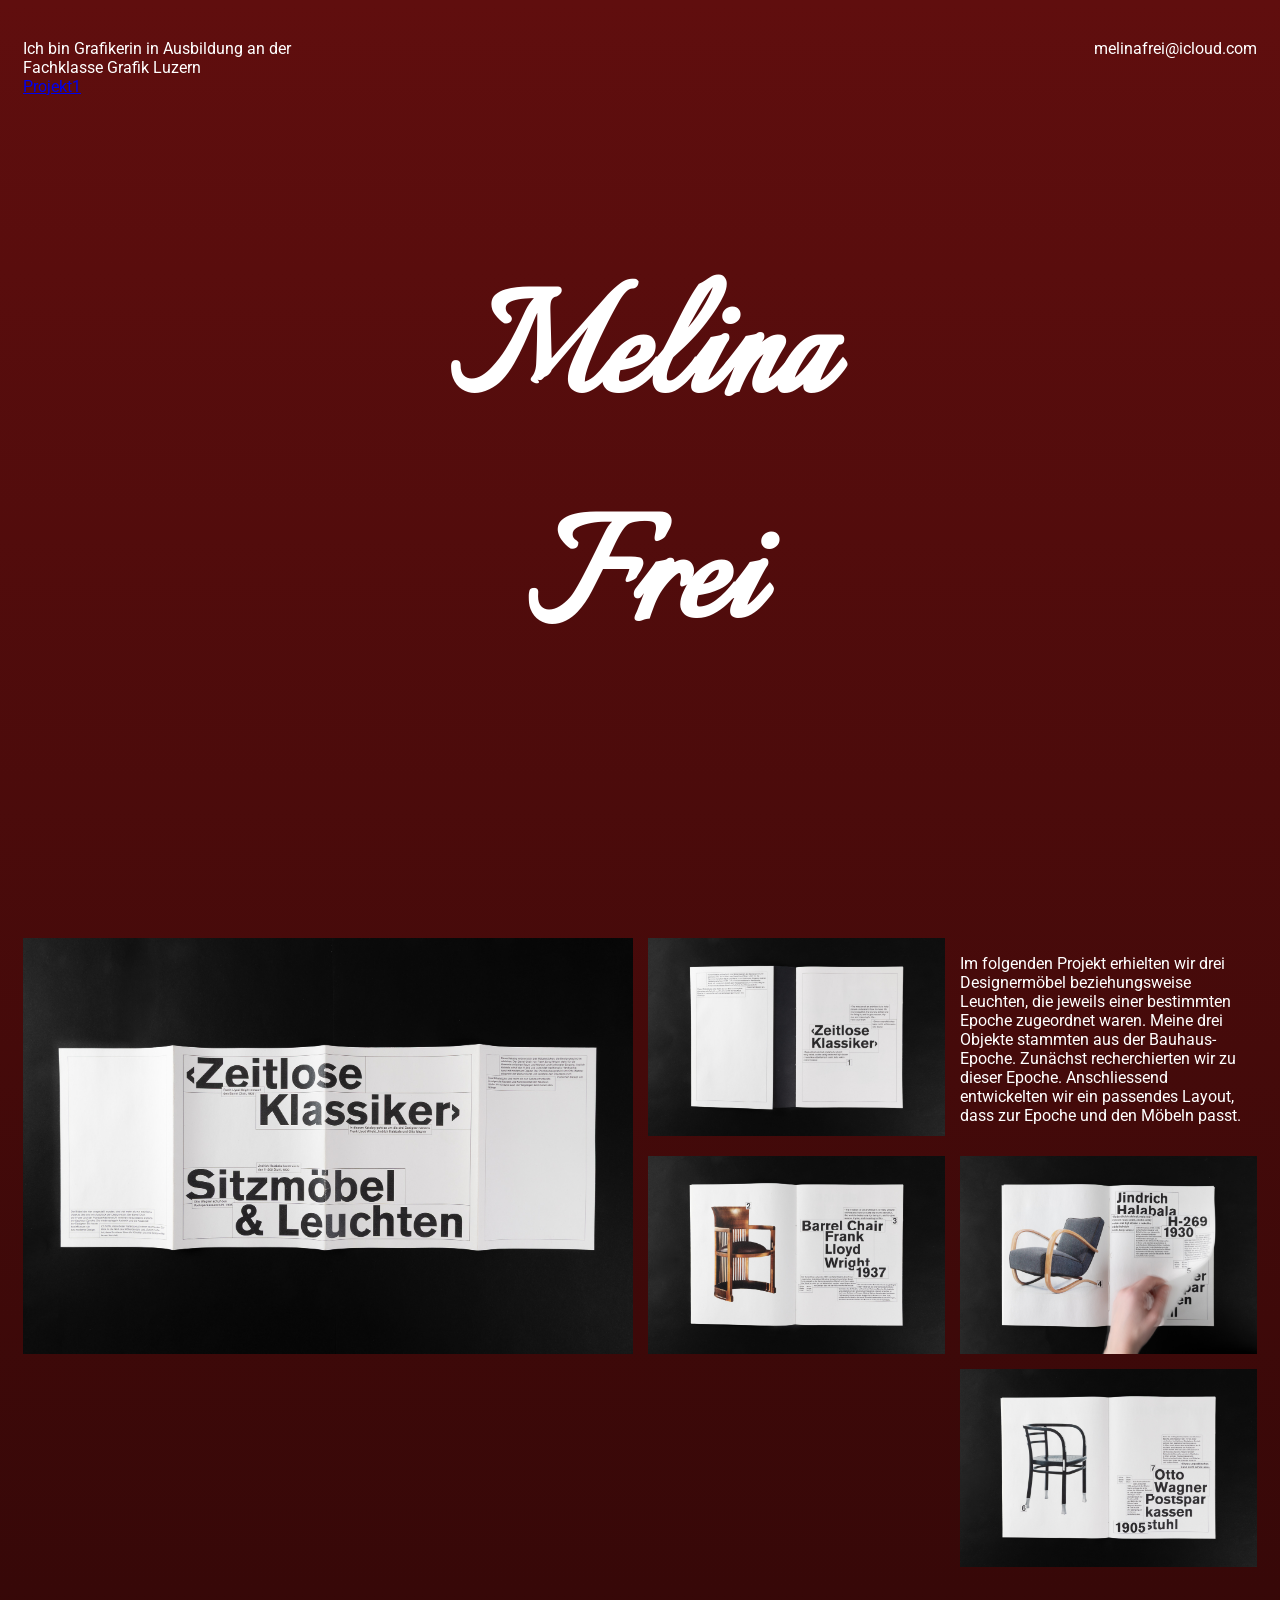
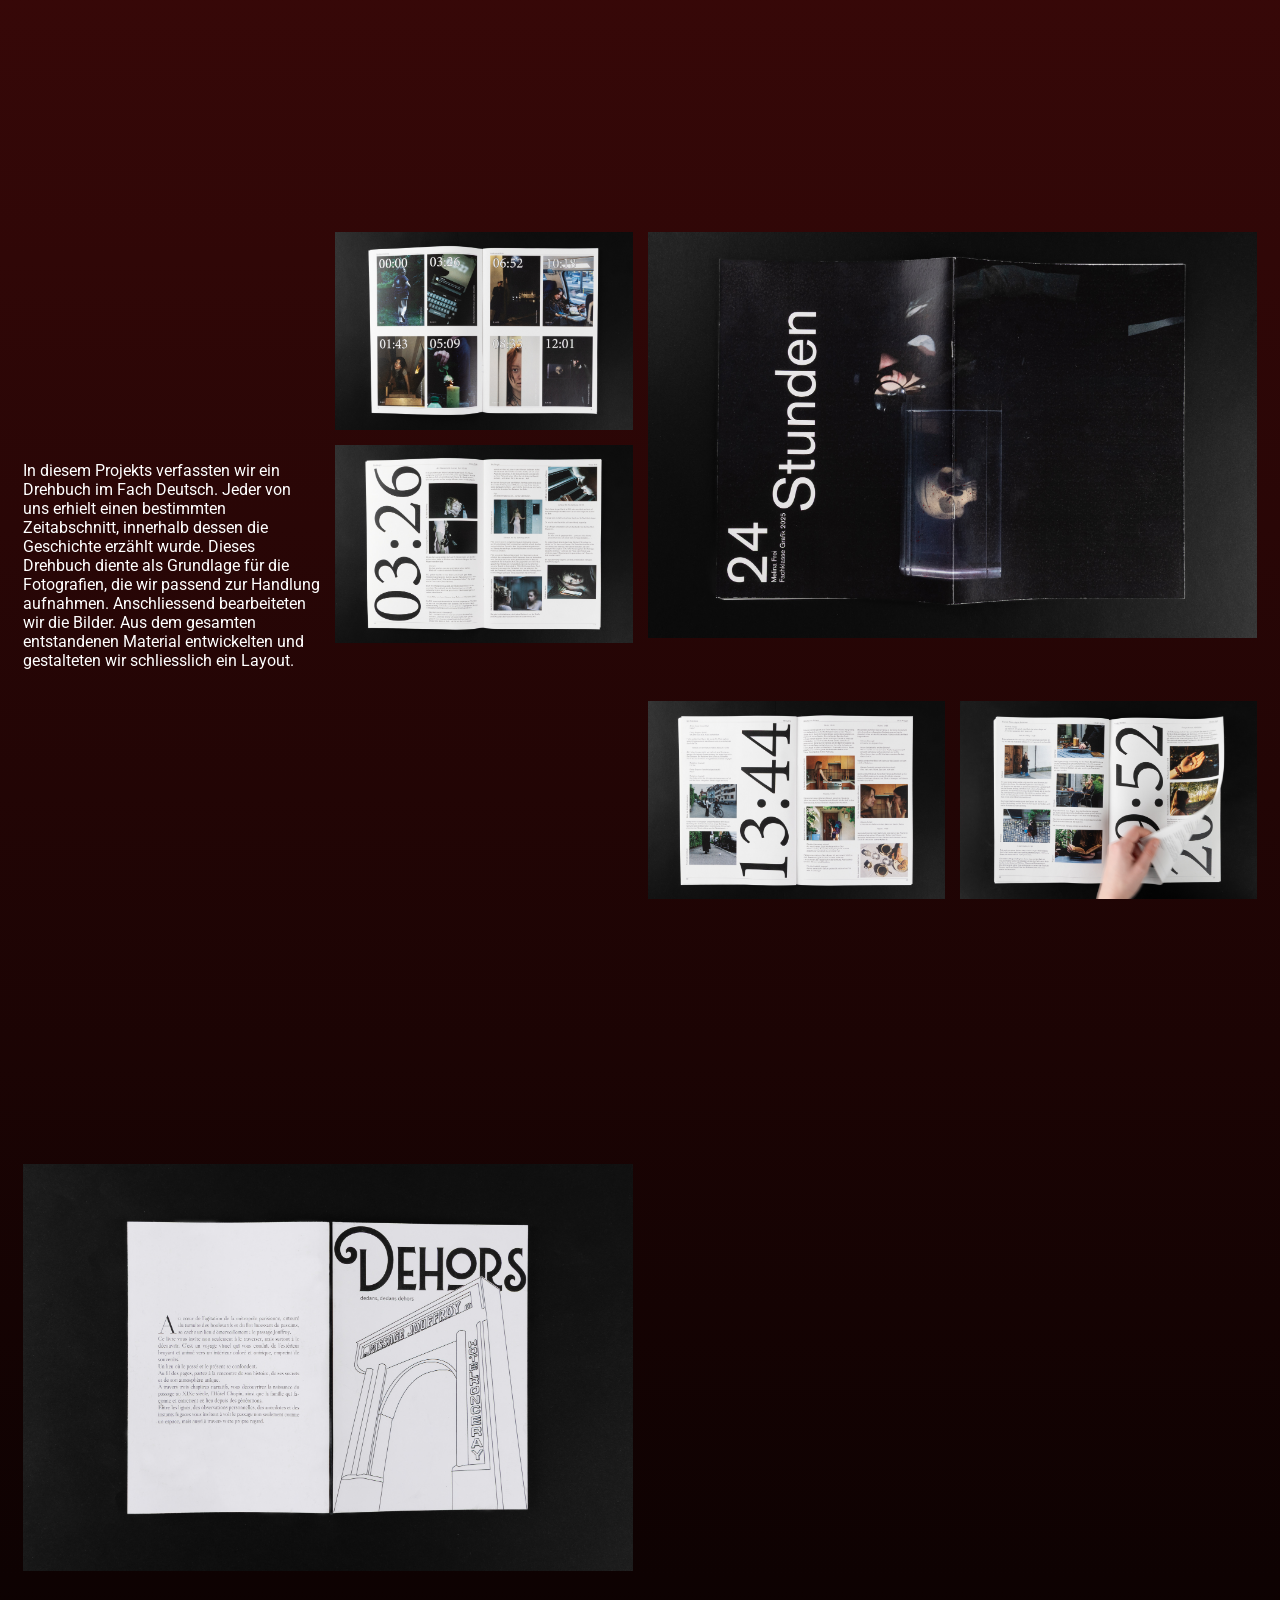
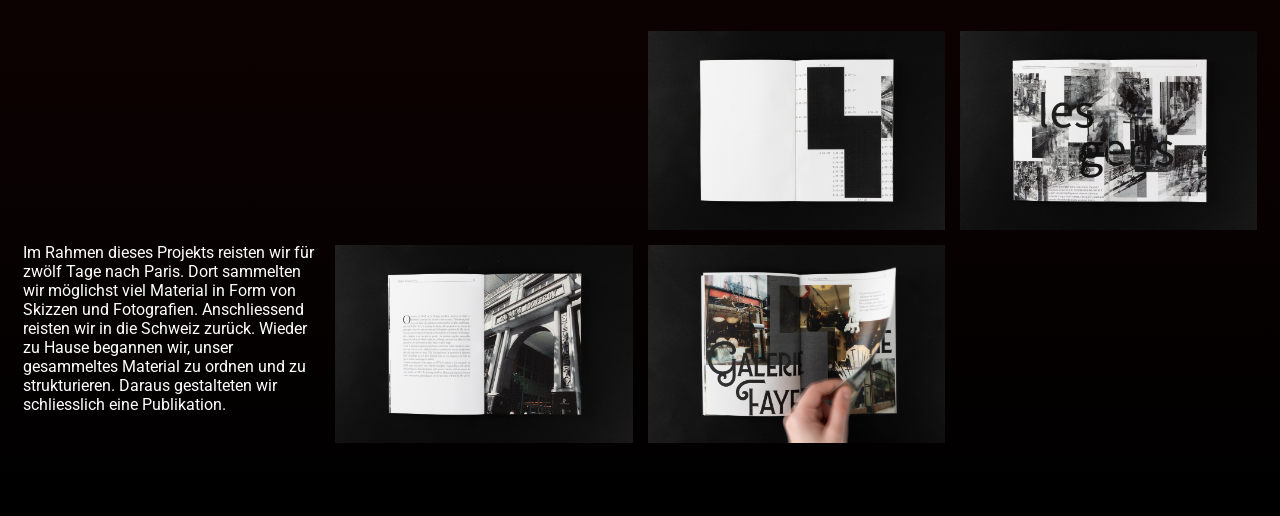
<file: index_v8.html>
<!DOCTYPE html>
<html lang="de">

  <head>
    <meta charset="UTF-8" />
    <meta name="viewport" content="width=device-width, initial-scale=1.0" />
    <meta name="author" content="Melina Frei" />
    <meta name="description" content="Ich bin Grafikerin in Ausbildung an der Fachklasse Grafik"/>
    <link rel="stylesheet" href="style_v8.css" />
    <style>
@import url('https://fonts.googleapis.com/css2?family=Italianno&display=swap');
@import url('https://fonts.googleapis.com/css2?family=Roboto:ital,wght@0,100..900;1,100..900&display=swap');
</style>
</style>
    <title>Melina Frei</title>
  </head>

  <!-- ----------------------- head ----------------------- -->
  
  <body>
    <div class="grid-container">

      <div class="name">
        <h1>Melina Frei</h1>
      </div>

      <div class="bio">
      <p>Ich bin Grafikerin in Ausbildung an der Fachklasse Grafik Luzern <br> <a href= "#projekt1">Projekt1</p> 
      </div>

      <div class="mail">
        <p><a href="mailto:melinafrei@icloud.ch">melinafrei@icloud.com</a></p>
      </div>

    <!--  ----------------------- name -----------------------  -->

      <div class="titel-layout1" id="projekt1">
        <h2>Designobjekte</h2>
      </div>

      <div class="titel-layout2">
        <h2>Drehbuch</h2>
      </div>

      <div class="titel-layout2">
        <h3>24 Stunden</h3>
      </div>

      <div class="titel-layout4paris">
        <h2>Paris Projekt</h2>
      </div>

      <!--  ----------------------- titel -----------------------  -->
        
      <div class="projektbeschrieb-layout1">
        <p> Im folgenden Projekt erhielten wir drei Designermöbel beziehungsweise Leuchten, die jeweils einer bestimmten Epoche 
          zugeordnet waren. Meine drei Objekte stammten aus der Bauhaus-Epoche. Zunächst recherchierten wir zu dieser Epoche. 
          Anschliessend entwickelten wir ein passendes Layout, dass zur Epoche und den Möbeln passt.
        </p>
      </div>

      <div class="projektbeschrieb-layout2">
        <p> In diesem Projekts verfassten wir ein Drehbuch im Fach Deutsch. Jeder von uns erhielt einen bestimmten Zeitabschnitt,
           innerhalb dessen die Geschichte erzählt wurde. Dieses Drehbuch diente als Grundlage für die Fotografien, 
           die wir passend zur Handlung aufnahmen. Anschliessend bearbeiteten wir die Bilder. Aus dem gesamten 
           entstandenen Material entwickelten und gestalteten wir schliesslich ein Layout.</p>
      </div>

      <div class="projektbeschrieb-layout4paris">
        <p> Im Rahmen dieses Projekts reisten wir für zwölf Tage nach Paris. Dort sammelten wir möglichst viel Material 
          in Form von Skizzen und Fotografien. Anschliessend reisten wir in die Schweiz zurück. Wieder zu Hause begannen wir, 
          unser gesammeltes Material zu ordnen und zu strukturieren. Daraus gestalteten wir schliesslich eine Publikation.</p>
      </div>

      <!--  ----------------------- Projektbeschireb -----------------------  -->

<!--  ----------------------- text -----------------------  -->

      <div class="layout1-1 blur">
        <img src="data/Frei_Melina_Layout1-1.jpg"/>
      </div>

      <div class="layout1-2 blur">
        <img src="data/Frei_Melina_Layout1-2.jpg" />
      </div>

      <div class="layout1-3 blur">
        <img src="data/Frei_Melina_Layout1-5.jpg" />
      </div>

      <div class="layout1-4 blur">
        <img src="data/Frei_Melina_Layout1-3.jpg" />
      </div>

      <div class="layout1-5 blur">
        <img src="data/Frei_Melina_Layout1-4.jpg" />
      </div>

      <!--  ----------------------- layout 1 -----------------------  -->

      <div class="layout2-1">
        <img src="data/Frei_Melina_Layout2-1.jpg" />
      </div>

      <div class="layout2-2">
        <img src="data/Frei_Melina_Layout2-2.jpg" />
      </div>

      <div class="layout2-3">
        <img src="data/Frei_Melina_Layout2-3.jpg" />
      </div>

      <div class="layout2-4">
        <img src="data/Frei_Melina_Layout2-4.jpg" />
      </div>

      <div class="layout2-5">
        <img src="data/Frei_Melina_Layout2-5.jpg" />
      </div>

      <!--  ----------------------- layout2 -----------------------  -->

      <div class="layout4paris-1">
        <img src="data/Frei_Melina_Layout4Paris-1.jpg" />
      </div>

      <div class="layout4paris-2">
        <img src="data/Frei_Melina_Layout4Paris-2.jpg" />
      </div>

      <div class="layout4paris-3">
        <img src="data/Frei_Melina_Layout4Paris-3.jpg" />
      </div>

      <div class="layout4paris-4">
        <img src="data/Frei_Melina_Layout4Paris-4.jpg" />
      </div>

      <div class="layout4paris-5">
        <img src="data/Frei_Melina_Layout4Paris-5.jpg" />
      </div>

      <!--  ----------------------- layout4paris -----------------------  -->

<!-- ----------------------- bild ----------------------- -->

      <!-- ACHTUNG HIER ENDET UNSER GRID CONTAIENR -->
    </div>
  
  
  
  
  
  
  
  
  
  
  
    <!-- ACHTUNG ALLER INHALT MUSS VOR DIESER LINIE REIN -->
  </body>
  
</html>
</file>
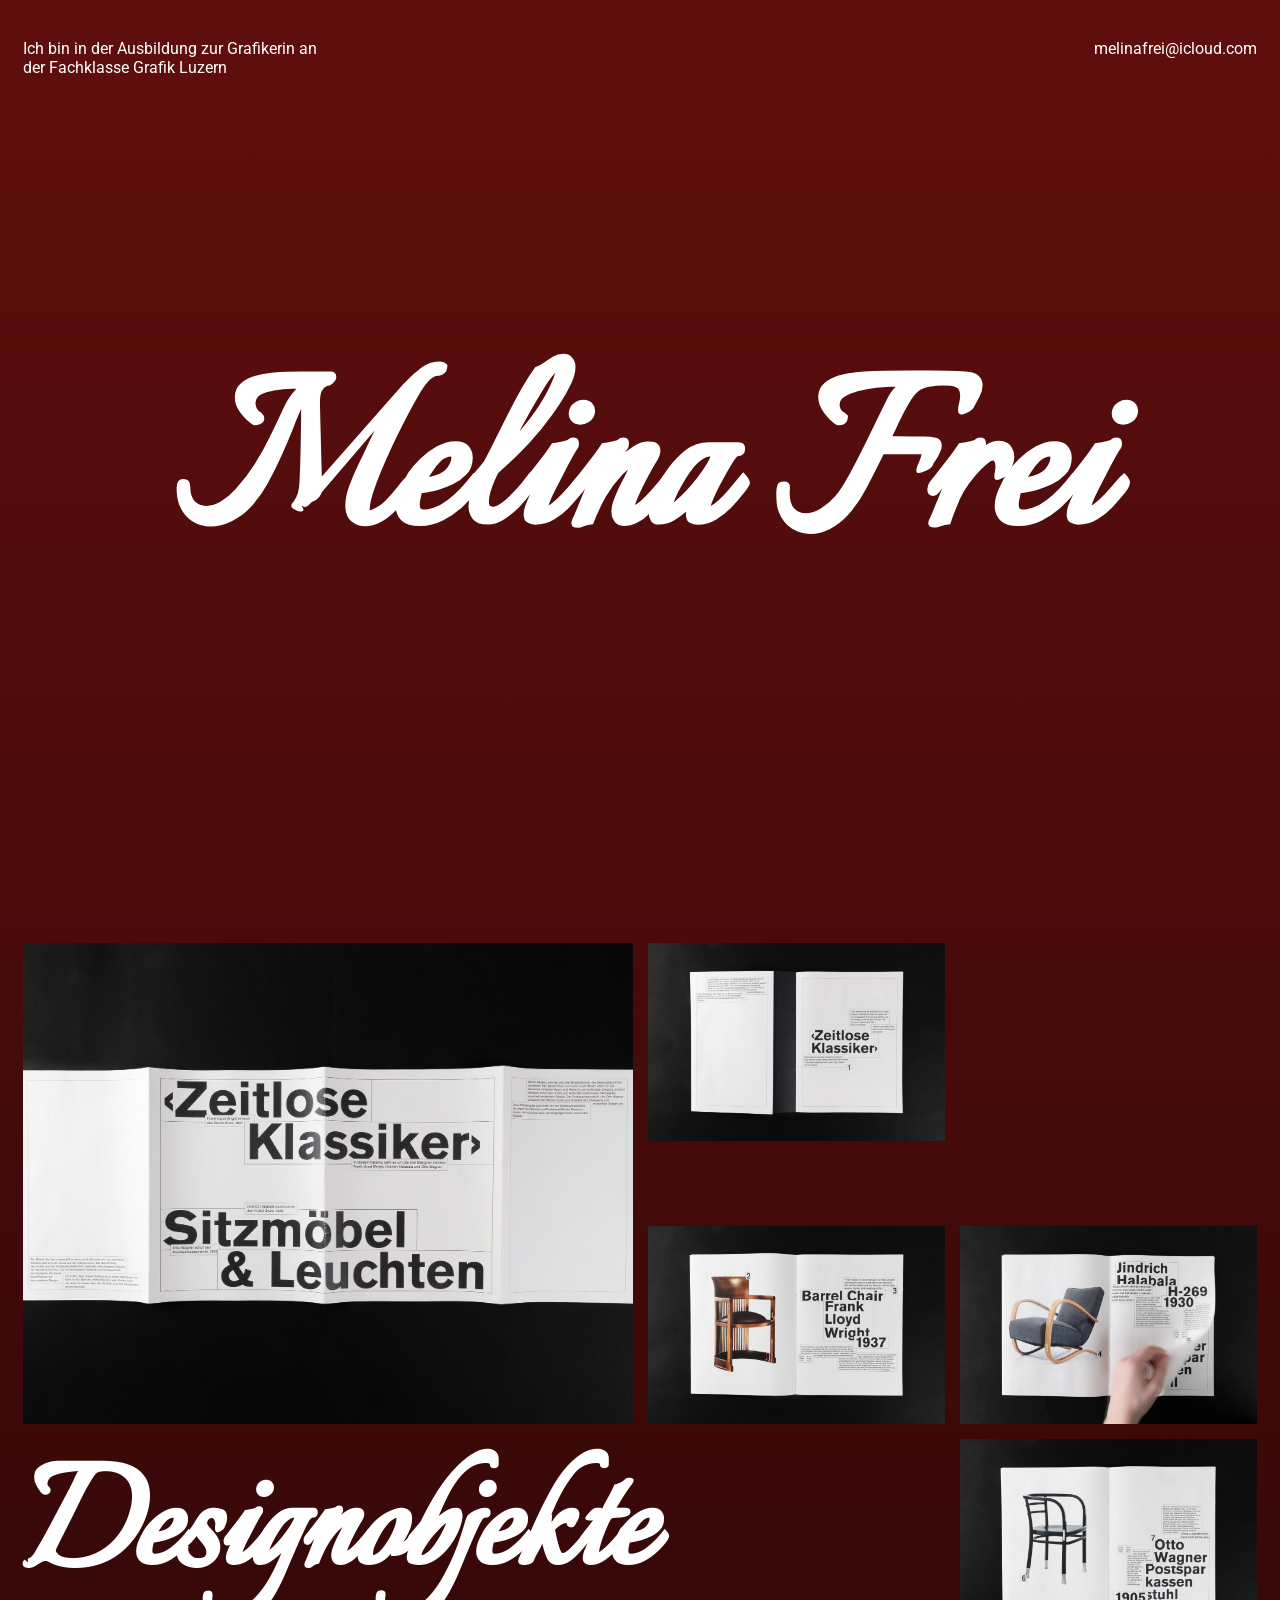
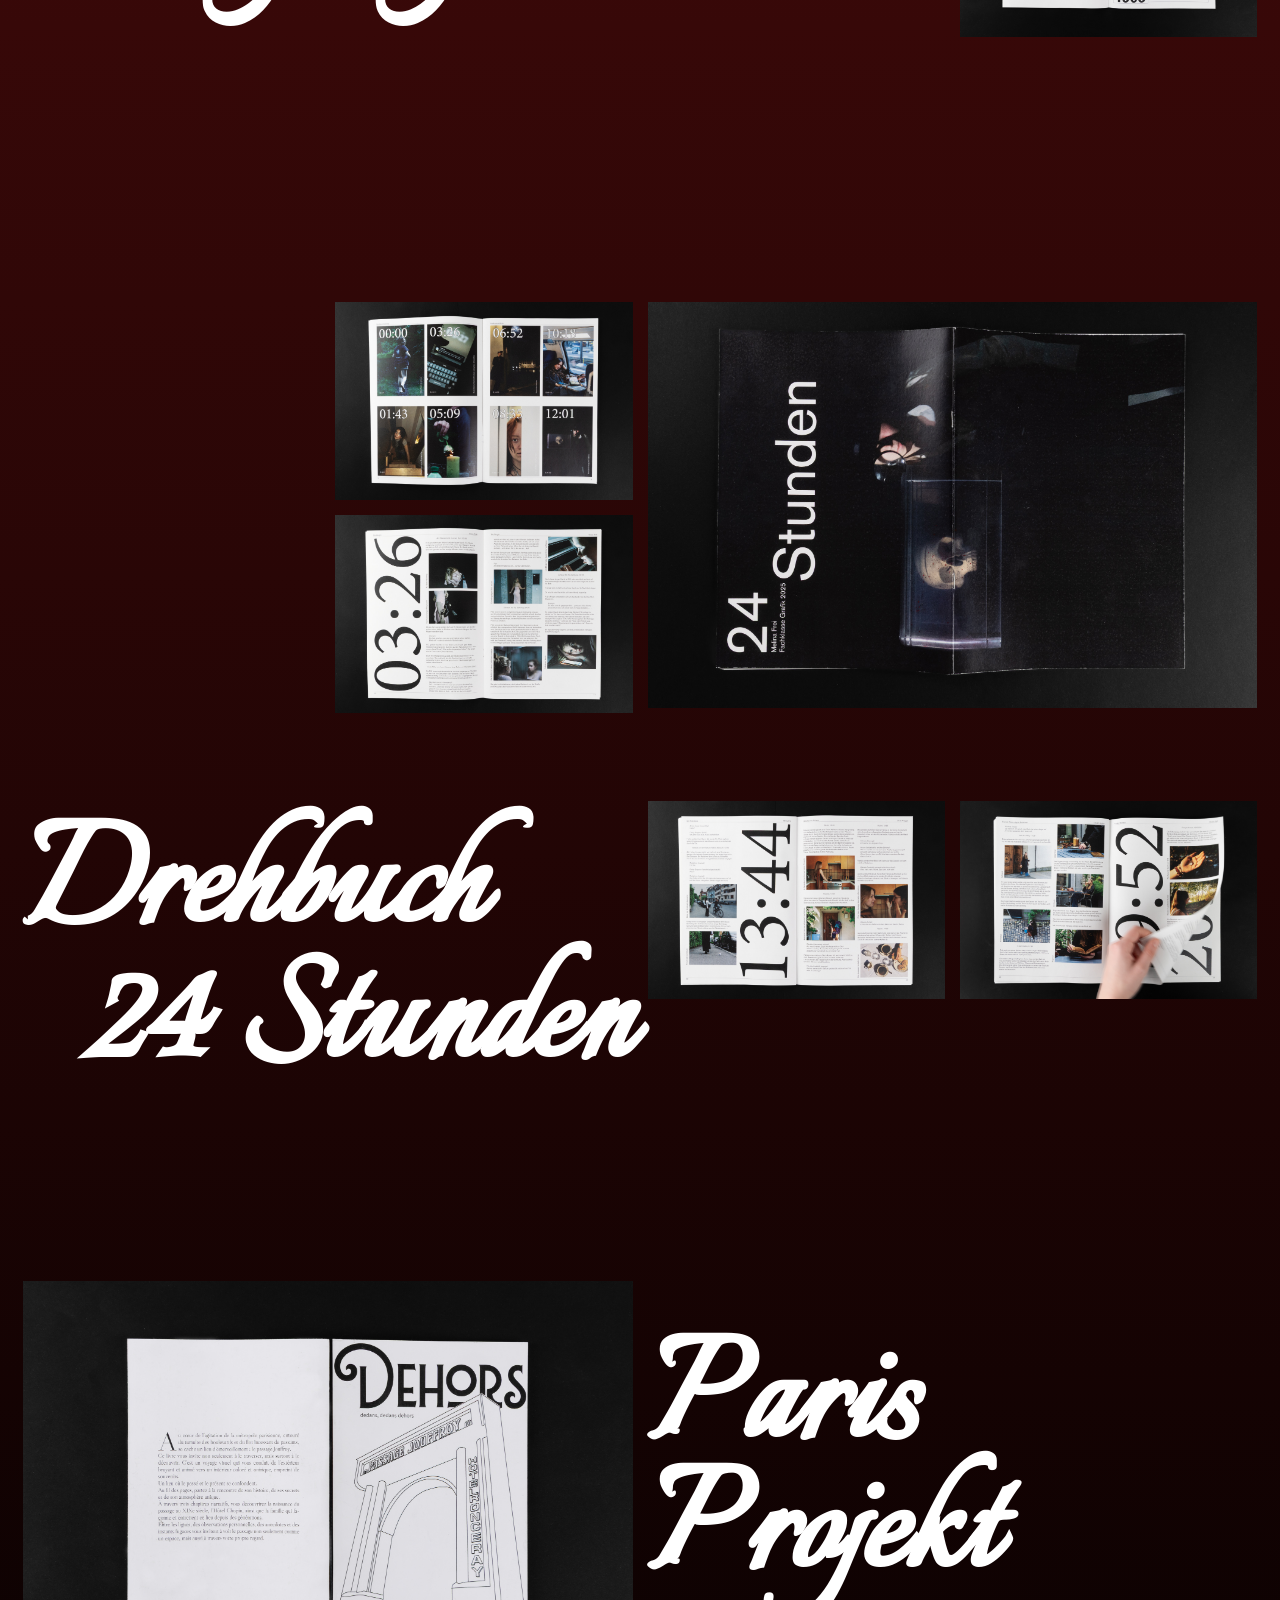
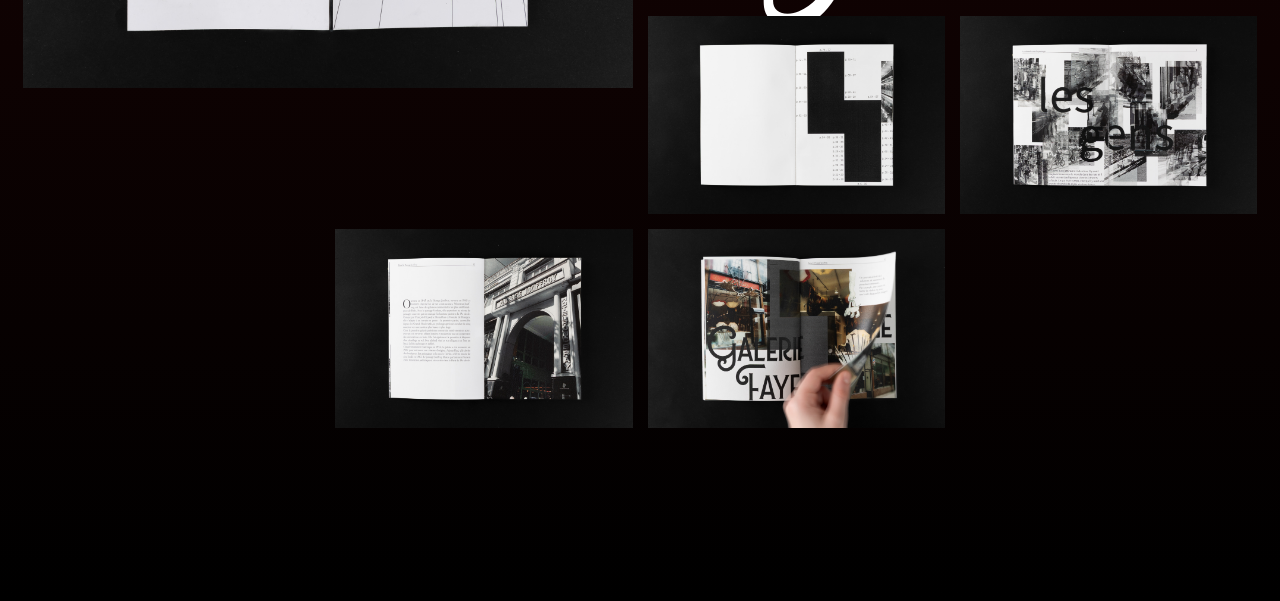
<file: index_v9.html>
<!DOCTYPE html>
<html lang="de">

  <head>
    <meta charset="UTF-8" />
    <meta name="viewport" content="width=device-width, initial-scale=1.0" />
    <meta name="author" content="Melina Frei" />
    <meta name="description" content="Ich bin Grafikerin in Ausbildung an der Fachklasse Grafik"/>
    <link rel="stylesheet" href="style_v9.css" />
    <style>
@import url('https://fonts.googleapis.com/css2?family=Italianno&display=swap');
@import url('https://fonts.googleapis.com/css2?family=Roboto:ital,wght@0,100..900;1,100..900&display=swap');
</style>
</style>
    <title>Melina Frei</title>
  </head>

  <!-- ----------------------- head ----------------------- -->
  
  <body>
    <div class="grid-container">

      <div class="name">
        <h1>Melina Frei</h1>
      </div>

      <div class="bio">
      <p>Ich bin in der Ausbildung zur Grafikerin an der Fachklasse Grafik Luzern</p>
      </div>

      <div class="mail">
        <p><a href="mailto:melinafrei@icloud.ch">melinafrei@icloud.com</a></p>
      </div>

    <!--  ----------------------- name -----------------------  -->

      <div class="titel-layout1 blur">
        <h2>Designobjekte</h2>
      </div>
      <div class="projektbeschrieb-layout1">
        <p> Im folgenden Projekt erhielten wir drei Designermöbel beziehungsweise Leuchten, die jeweils einer bestimmten Epoche 
          zugeordnet waren. Meine drei Objekte stammten aus der Bauhaus-Epoche. Zunächst recherchierten wir zu dieser Epoche. 
          Anschliessend entwickelten wir ein passendes Layout, dass zur Epoche und den Möbeln passt.
        </p>
      </div>

      <div class="titel-layout2 blur">
      <h2>Drehbuch</h2>
      <h3>24 Stunden</h3>
      </div>

      <div class="projektbeschrieb-layout2">
        <p> In diesem Projekts verfassten wir ein Drehbuch im Fach Deutsch. Jeder von uns erhielt einen bestimmten Zeitabschnitt,
           innerhalb dessen die Geschichte erzählt wurde. Dieses Drehbuch diente als Grundlage für die Fotografien, 
           die wir passend zur Handlung aufnahmen. Anschliessend bearbeiteten wir die Bilder. Aus dem gesamten 
           entstandenen Material entwickelten und gestalteten wir schliesslich ein Layout.</p>
      </div>

      <div class="titel-layout4paris blur">
        <h2>Paris Projekt</h2>
      </div>
       <div class="projektbeschrieb-layout4paris">
        <p> Im Rahmen dieses Projekts reisten wir für zwölf Tage nach Paris. Dort sammelten wir möglichst viel Material 
          in Form von Skizzen und Fotografien. Anschliessend reisten wir in die Schweiz zurück. Wieder zu Hause begannen wir, 
          unser gesammeltes Material zu ordnen und zu strukturieren. Daraus gestalteten wir schliesslich eine Publikation.</p>
      </div>

      <!--  ----------------------- titel+projektbeschrieb -----------------------  -->

<!--  ----------------------- text -----------------------  -->

      <div class="layout1-1 blur">
        <img src="data/Frei_Melina_Layout1-1.jpg"/>
      </div>

      <div class="layout1-2 blur">
        <img src="data/Frei_Melina_Layout1-2.jpg" />
      </div>

      <div class="layout1-3 blur">
        <img src="data/Frei_Melina_Layout1-5.jpg" />
      </div>

      <div class="layout1-4 blur">
        <img src="data/Frei_Melina_Layout1-3.jpg" />
      </div>

      <div class="layout1-5 blur">
        <img src="data/Frei_Melina_Layout1-4.jpg" />
      </div>

      <!--  ----------------------- layout 1 -----------------------  -->

      <div class="layout2-1 blur">
        <img src="data/Frei_Melina_Layout2-1.jpg" />
      </div>

      <div class="layout2-2 blur">
        <img src="data/Frei_Melina_Layout2-2.jpg" />
      </div>

      <div class="layout2-3 blur">
        <img src="data/Frei_Melina_Layout2-3.jpg" />
      </div>

      <div class="layout2-4 blur">
        <img src="data/Frei_Melina_Layout2-4.jpg" />
      </div>

      <div class="layout2-5 blur">
        <img src="data/Frei_Melina_Layout2-5.jpg" />
      </div>

      <!--  ----------------------- layout2 -----------------------  -->

      <div class="layout4paris-1 blur">
        <img src="data/Frei_Melina_Layout4Paris-1.jpg" />
      </div>

      <div class="layout4paris-2 blur">
        <img src="data/Frei_Melina_Layout4Paris-2.jpg" />
      </div>

      <div class="layout4paris-3 blur">
        <img src="data/Frei_Melina_Layout4Paris-3.jpg" />
      </div>

      <div class="layout4paris-4 blur">
        <img src="data/Frei_Melina_Layout4Paris-4.jpg" />
      </div>

      <div class="layout4paris-5 blur">
        <img src="data/Frei_Melina_Layout4Paris-5.jpg" />
      </div>

      <!--  ----------------------- layout4paris -----------------------  -->

<!-- ----------------------- bild ----------------------- -->

      <!-- ACHTUNG HIER ENDET UNSER GRID CONTAIENR -->
    </div>
  
  
  
  
  
  
  
  
  
  
  
    <!-- ACHTUNG ALLER INHALT MUSS VOR DIESER LINIE REIN -->
  </body>
  
</html>
</file>
<file: style.css>
body{
    background: #600E0E;
    background: linear-gradient(180deg, rgba(96, 14, 14, 1) 0%, rgba(0, 0, 0, 1) 100%);
    font-family: "roboto", sans-serif;
  font-weight: 400;
  font-style: normal;
}

img {
    max-width: 100%;
    height: auto; 
    display: block;
}

h2 {
    margin: 0; 
    text-align: left;
    font-family: "Italianno", cursive;
    font-size: 175px;
    line-height: 130px;
    color: white;
}

h3 {
    text-align: right;
    font-family: "Italianno", cursive;
    font-size: 175px;
    line-height: 130px;
    color: white;
}

/* ---------------------------- overall ----------------------------  */

.grid-container {
    display: grid;
    padding: 15px;
    gap: 15px;
    grid-template-columns: 1fr 1fr 1fr 1fr; 
    grid-template-areas:
    "bio . . mail"
    "melinafrei melinafrei melinafrei melinafrei"
    "layout1-5 layout1-5 layout1-1 projektbeschrieb-layout1"
    "layout1-5 layout1-5 layout1-2 layout1-3"
    "titel-layout1 titel-layout1 . layout1-4"

    ". layout2-1 layout2-4 layout2-4"
    "projektbeschrieb-layout2 layout2-2 layout2-4 layout2-4"
    "titel-layout2 titel-layout2 layout2-3 layout2-5"

    "layout4paris-4 layout4paris-4 titel-layout4paris titel-layout4paris"
    "layout4paris-4 layout4paris-4 layout4paris-1 layout4paris-2"
    "projektbeschrieb-layout4paris layout4paris-3 layout4paris-5 ."
    ;
}

/* ---------------------------- raster ----------------------------  */

.melinafrei {
    margin-top: -180px;
}

.bio {
    grid-area: bio;
    align-self: left; 
    color: white;
}

.mail {
    grid-area: mail;
    align-self: right; 
    position: relative; 
    z-index: 1000;  
}

.mail p {
    text-align: right;
}

.mail a {
    color: white;
    text-decoration: none;
}

.mail a:hover {
    text-decoration: underline;
}

    /* ---------------------------- name ----------------------------  */

.titel-layout1 {
    grid-area: titel-layout1;
    top: 0;
    margin-top: 30px
}

.titel-layout2 {
    grid-area: titel-layout2;
    top: 0;
    margin-top: 25px;
}

.titel-layout2 h3 {
    margin-top: 5px;
}


.titel-layout4paris {
    grid-area: titel-layout4paris;
    top: 0;
    margin-top: 60px
}
    /* ---------------------------- titel ----------------------------  */

.projektbeschrieb-layout1 {
    grid-area: projektbeschrieb-layout1;
    color: white;
    margin-top: 65px;
}

.projektbeschrieb-layout2 {
    grid-area: projektbeschrieb-layout2;
    color: white;
    margin-top: 30px;
}

.projektbeschrieb-layout4paris {
    grid-area: projektbeschrieb-layout4paris;
    top: 0;
    color: white;
    margin-top: -18px;
}

    /* ---------------------------- projektbeschriebe ----------------------------  */

/* ---------------------------- text ----------------------------  */

.melinafrei {
    grid-area: melinafrei;
}

.layout1-1 {
    grid-area: layout1-1;
}

.layout1-1 img {
    transition: transform 2s ease;
    transform-origin: top center;
}

.layout1-1 img:hover {
    transform: scale(1.50);
}

.layout1-2 {
    grid-area: layout1-2;
}

.layout1-2 img {
    transition: transform 2s ease;
    transform-origin: top center;
}

.layout1-2 img:hover {
    transform: scale(1.50);
}

.layout1-3 {
    grid-area: layout1-3;
}

.layout1-3 img {
    transition: transform 2s ease;
    transform-origin: top right;
}

.layout1-3 img:hover {
    transform: scale(1.50);
}

.layout1-4 {
    grid-area: layout1-4;
    margin-bottom: 250px;
}

.layout1-4 img {
    transition: transform 2s ease;
    transform-origin: top right;
}

.layout1-4 img:hover {
    transform: scale(1.50);
}

.layout1-5 {
    grid-area: layout1-5;
}

.layout1-5 img {
    max-width: 100%;
    height: 100%; 
    object-fit: cover;
}

.layout1-5 img {
    transform-origin: top left;
    transition: transform 2s ease;
}

.layout1-5 img:hover {
    transform: scale(1.50);
}

    /* ---------------------------- layout1 ----------------------------  */

.layout2-1 {
    grid-area: layout2-1;
}

.layout2-1 img {
    transition: transform 2s ease;
    transform-origin: top center;
}

.layout2-1 img:hover {
    transform: scale(1.50);
}

.layout2-2 {
    grid-area: layout2-2;
}
img {
    transition: transform 2s ease;
    transform-origin: top center;
}

.layout2-2 img:hover {
    transform: scale(1.50);
}

.layout2-3 {
    grid-area: layout2-3;
}

.layout2-3 img {
    transition: transform 2s ease;
    transform-origin: top center;
}

.layout2-3 img:hover {
    transform: scale(1.50);
}

.layout2-4 {
    grid-area: layout2-4;
}

.layout2-4 img {
    transition: transform 2s ease;
    transform-origin: top right;
}

.layout2-4 img:hover {
    transform: scale(1.50);
}

.layout2-5 {
    grid-area: layout2-5;
    margin-bottom: 250px;
}

.layout2-5 img {
    transition: transform 2s ease;
    transform-origin: top right;
}

.layout2-5 img:hover {
    transform: scale(1.50);
}

    /* ---------------------------- layout2 ----------------------------  */

.layout4paris-1 {
    grid-area: layout4paris-1;
    align-self: end;
}

.layout4paris-1 img {
    transition: transform 2s ease;
    transform-origin: top center;
}

.layout4paris-1 img:hover {
    transform: scale(1.50);
}

.layout4paris-2 {
    grid-area: layout4paris-2;
    align-self: end;
}

.layout4paris-2 img {
    transition: transform 2s ease;
    transform-origin: top right;
}

.layout4paris-2 img:hover {
    transform: scale(1.50);
}

.layout4paris-3 {
    grid-area: layout4paris-3;
}

.layout4paris-3 img {
    transition: transform 2s ease;
    transform-origin: top center;
}

.layout4paris-3 img:hover {
    transform: scale(1.50);
}

.layout4paris-4 {
    grid-area: layout4paris-4;
}

.layout4paris-4 img {
    transition: transform 2s ease;
    transform-origin: top left;
}

.layout4paris-4 img:hover {
    transform: scale(1.50);
}

.layout4paris-5 {
    grid-area: layout4paris-5;
    margin-bottom: 150px
}

.layout4paris-5 img {
    transition: transform 2s ease;
    transform-origin: top center;
}

.layout4paris-5 img:hover {
    transform: scale(1.50);
}

    /* ---------------------------- layout4paris ----------------------------  */

/* ---------------------------- bilder ----------------------------  */

.projektbeschrieb-layout1,
.projektbeschrieb-layout2,
.projektbeschrieb-layout4paris {
    opacity: 0;
    transition: opacity 0.3s ease;
}

.titel-layout1:hover ~ .projektbeschrieb-layout1 {
    opacity: 1;
}


.titel-layout2:hover ~ .projektbeschrieb-layout2 {
    opacity: 1;
}
.titel-layout4paris:hover ~ .projektbeschrieb-layout4paris {
    opacity: 1; 
}

/* ---------------------------- Text einblenden ----------------------------  */

.grid-container:has(.blur:hover) .blur {
  filter: blur(3px);
  transition:
    filter 0.3s ease,
    opacity 0.3s ease;
}

.blur:hover {
  filter: blur(0) !important;
}

/* ---------------------------- Blur ----------------------------  */

.grid-container > div {
  position: relative;
}

.grid-container > div:hover {
  z-index: 999;
}

/* ---------------------------- Ebenen ----------------------------  */
</file>
<file: style_v10.css>
body{
    background: #600E0E;
    background: linear-gradient(180deg, rgba(96, 14, 14, 1) 0%, rgba(0, 0, 0, 1) 100%);
    font-family: "roboto", sans-serif;
  font-weight: 400;
  font-style: normal;
}

img {
    max-width: 100%;
    height: auto; 
    display: block;
}

h2 {
    margin: 0; 
    text-align: left;
    font-family: "Italianno", cursive;
    font-size: 175px;
    line-height: 130px;
    color: white;
}

h3 {
    text-align: right;
    font-family: "Italianno", cursive;
    font-size: 175px;
    line-height: 130px;
    color: white;
}

/* ---------------------------- overall ----------------------------  */

.grid-container {
    display: grid;
    padding: 15px;
    gap: 15px;
    grid-template-columns: 1fr 1fr 1fr 1fr; 
    grid-template-areas:
    "bio . . mail"
    "melinafrei melinafrei melinafrei melinafrei"
    "layout1-5 layout1-5 layout1-1 projektbeschrieb-layout1"
    "layout1-5 layout1-5 layout1-2 layout1-3"
    "titel-layout1 titel-layout1 . layout1-4"

    ". layout2-1 layout2-4 layout2-4"
    "projektbeschrieb-layout2 layout2-2 layout2-4 layout2-4"
    "titel-layout2 titel-layout2 layout2-3 layout2-5"

    "layout4paris-4 layout4paris-4 titel-layout4paris titel-layout4paris"
    "layout4paris-4 layout4paris-4 layout4paris-1 layout4paris-2"
    "projektbeschrieb-layout4paris layout4paris-3 layout4paris-5 ."
    ;
}

/* ---------------------------- raster ----------------------------  */

.melinafrei {
    margin-top: -180px;
}

.bio {
    grid-area: bio;
    align-self: left; 
    color: white;
}

.mail {
    grid-area: mail;
    align-self: right; 
    position: relative; 
    z-index: 1000;  
}

.mail p {
    text-align: right;
}

.mail a {
    color: white;
    text-decoration: none;
}

.mail a:hover {
    text-decoration: underline;
}

    /* ---------------------------- name ----------------------------  */

.titel-layout1 {
    grid-area: titel-layout1;
    top: 0;
    margin-top: 30px
}

.titel-layout2 {
    grid-area: titel-layout2;
    top: 0;
    margin-top: 25px;
}

.titel-layout2 h3 {
    margin-top: 5px;
}


.titel-layout4paris {
    grid-area: titel-layout4paris;
    top: 0;
    margin-top: 60px
}
    /* ---------------------------- titel ----------------------------  */

.projektbeschrieb-layout1 {
    grid-area: projektbeschrieb-layout1;
    color: white;
    margin-top: 65px;
}

.projektbeschrieb-layout2 {
    grid-area: projektbeschrieb-layout2;
    color: white;
    margin-top: 30px;
}

.projektbeschrieb-layout4paris {
    grid-area: projektbeschrieb-layout4paris;
    top: 0;
    color: white;
    margin-top: -18px;
}

    /* ---------------------------- projektbeschriebe ----------------------------  */

/* ---------------------------- text ----------------------------  */

.melinafrei {
    grid-area: melinafrei;
}

.layout1-1 {
    grid-area: layout1-1;
}

.layout1-1 img {
    transition: transform 2s ease;
    transform-origin: top center;
}

.layout1-1 img:hover {
    transform: scale(1.50);
}

.layout1-2 {
    grid-area: layout1-2;
}

.layout1-2 img {
    transition: transform 2s ease;
    transform-origin: top center;
}

.layout1-2 img:hover {
    transform: scale(1.50);
}

.layout1-3 {
    grid-area: layout1-3;
}

.layout1-3 img {
    transition: transform 2s ease;
    transform-origin: top right;
}

.layout1-3 img:hover {
    transform: scale(1.50);
}

.layout1-4 {
    grid-area: layout1-4;
    margin-bottom: 250px;
}

.layout1-4 img {
    transition: transform 2s ease;
    transform-origin: top right;
}

.layout1-4 img:hover {
    transform: scale(1.50);
}

.layout1-5 {
    grid-area: layout1-5;
}

.layout1-5 img {
    max-width: 100%;
    height: 100%; 
    object-fit: cover;
}

.layout1-5 img {
    transform-origin: top left;
    transition: transform 2s ease;
}

.layout1-5 img:hover {
    transform: scale(1.50);
}

    /* ---------------------------- layout1 ----------------------------  */

.layout2-1 {
    grid-area: layout2-1;
}

.layout2-1 img {
    transition: transform 2s ease;
    transform-origin: top center;
}

.layout2-1 img:hover {
    transform: scale(1.50);
}

.layout2-2 {
    grid-area: layout2-2;
}
img {
    transition: transform 2s ease;
    transform-origin: top center;
}

.layout2-2 img:hover {
    transform: scale(1.50);
}

.layout2-3 {
    grid-area: layout2-3;
}

.layout2-3 img {
    transition: transform 2s ease;
    transform-origin: top center;
}

.layout2-3 img:hover {
    transform: scale(1.50);
}

.layout2-4 {
    grid-area: layout2-4;
}

.layout2-4 img {
    transition: transform 2s ease;
    transform-origin: top right;
}

.layout2-4 img:hover {
    transform: scale(1.50);
}

.layout2-5 {
    grid-area: layout2-5;
    margin-bottom: 250px;
}

.layout2-5 img {
    transition: transform 2s ease;
    transform-origin: top right;
}

.layout2-5 img:hover {
    transform: scale(1.50);
}

    /* ---------------------------- layout2 ----------------------------  */

.layout4paris-1 {
    grid-area: layout4paris-1;
    align-self: end;
}

.layout4paris-1 img {
    transition: transform 2s ease;
    transform-origin: top center;
}

.layout4paris-1 img:hover {
    transform: scale(1.50);
}

.layout4paris-2 {
    grid-area: layout4paris-2;
    align-self: end;
}

.layout4paris-2 img {
    transition: transform 2s ease;
    transform-origin: top right;
}

.layout4paris-2 img:hover {
    transform: scale(1.50);
}

.layout4paris-3 {
    grid-area: layout4paris-3;
}

.layout4paris-3 img {
    transition: transform 2s ease;
    transform-origin: top center;
}

.layout4paris-3 img:hover {
    transform: scale(1.50);
}

.layout4paris-4 {
    grid-area: layout4paris-4;
}

.layout4paris-4 img {
    transition: transform 2s ease;
    transform-origin: top left;
}

.layout4paris-4 img:hover {
    transform: scale(1.50);
}

.layout4paris-5 {
    grid-area: layout4paris-5;
    margin-bottom: 150px
}

.layout4paris-5 img {
    transition: transform 2s ease;
    transform-origin: top center;
}

.layout4paris-5 img:hover {
    transform: scale(1.50);
}

    /* ---------------------------- layout4paris ----------------------------  */

/* ---------------------------- bilder ----------------------------  */

.projektbeschrieb-layout1,
.projektbeschrieb-layout2,
.projektbeschrieb-layout4paris {
    opacity: 0;
    transition: opacity 0.3s ease;
}

.titel-layout1:hover ~ .projektbeschrieb-layout1 {
    opacity: 1;
}


.titel-layout2:hover ~ .projektbeschrieb-layout2 {
    opacity: 1;
}
.titel-layout4paris:hover ~ .projektbeschrieb-layout4paris {
    opacity: 1; 
}

/* ---------------------------- Text einblenden ----------------------------  */

.grid-container:has(.blur:hover) .blur {
  filter: blur(3px);
  transition:
    filter 0.3s ease,
    opacity 0.3s ease;
}

.blur:hover {
  filter: blur(0) !important;
}

/* ---------------------------- Blur ----------------------------  */

.grid-container > div {
  position: relative;
}

.grid-container > div:hover {
  z-index: 999;
}

/* ---------------------------- Ebenen ----------------------------  */
</file>
<file: style_v1.css>
@font-face {
    font-family: "Avara-Bold";
    src: url("fonts/Avara-Bold.woff2") format("woff2");
}

body{
    background-color:rgb(96, 14, 14); 
    font-family: "Avara-Bold", serif;
}

img {
    max-width: 100%;
    height: auto; 
}

h1{
    margin: 0; 
}

.grid-container {
    display: grid;
    padding: 15px;
    gap: 15px;
    grid-template-columns: 1fr 1fr 1fr 1fr; 
    grid-template-areas:
    "name name name bio"
    "image-1 image-2 . ."
    "text-1 text-2 . ."
    "image-3 image-3 image-3 ."
    "text-3 . . .";
}

.name {
    grid-area: name;
}

.name h1 {
    text-align: center;
    font-size: 100px
}

.bio {
    grid-area: bio;
    align-self: center; 
}

.image-1 {
    grid-area: image-1;
}

.image-2 {
    grid-area: image-2;
}

.image-3 {
    grid-area: image-3;
}

.text-1 {
    grid-area: text-1;
}

.text-2 {
    grid-area: text-2;
}

.text-3 {
    grid-area: text-3;
}
</file>
<file: style_v2.css>
@font-face {
    font-family: "Avara-Bold";
    src: url("fonts/Avara-Bold.woff2") format("woff2");
}

body{
    background-color:rgb(71, 10, 86); 
    font-family: "Avara-Bold", serif;
}

img {
    max-width: 100%;
    height: auto; 
}

h1{
    margin: 0; 
}

.grid-container {
    display: grid;
    padding: 15px;
    gap: 15px;
    grid-template-columns: 1fr 1fr 1fr 1fr; 
    grid-template-areas:
    "name name name bio"
    "image-1 image-2 . ."
    "text-1 text-2 . ."
    "image-3 image-3 image-3 ."
    "text-3 . . .";
}

.name {
    grid-area: name;
}

.name h1 {
    text-align: center;
    font-size: 100px
}

.bio {
    grid-area: bio;
    align-self: center; 
}

.image-1 {
    grid-area: image-1;
}

.image-2 {
    grid-area: image-2;
}

.image-3 {
    grid-area: image-3;
}

.text-1 {
    grid-area: text-1;
}

.text-2 {
    grid-area: text-2;
}

.text-3 {
    grid-area: text-3;
}
</file>
<file: style_v3.css>
@font-face {
    font-family: "Avara-Bold";
    src: url("fonts/Avara-Bold.woff2") format("woff2");
}

body{
    background-color:rgb(71, 10, 86); 
    font-family: "Avara-Bold", serif;
}

img {
    max-width: 100%;
    height: auto; 
}

h1{
    margin: 0; 
}

/* ---------------------------- overall ----------------------------  */

.grid-container {
    display: grid;
    padding: 15px;
    gap: 15px;
    grid-template-columns: 1fr 1fr 1fr 1fr; 
    grid-template-areas:
    "name name name bio"
    "image-1 image-2 . ."
    "text-1 text-2 . ."
    "image-3 image-3 image-3 ."
    "text-3 . . .";
}

/* ---------------------------- raster ----------------------------  */

.name {
    grid-area: name;
    position: sticky;
    top: 0;
    mix-blend-mode: difference;
}

.name h1 {
    text-align: center;
    font-size: 100px;
    color: white; 
    transition: color 0.3s ease;
}

.name h1:hover {
    color: plum;
}

.bio {
    grid-area: bio;
    align-self: center; 
}

.bio p {
    opacity: 1;
    transition: opacity 0.3s ease;
}

.bio p:hover {
    opacity: 0.5;
}

/* ---------------------------- text ----------------------------  */

.image-1 {
    grid-area: image-1;
}

.image-1 img {
    transition: transform 0.5s ease;
}

.image-1 img:hover {
    transform: scale(1.05);
}

.image-2 {
    grid-area: image-2;
}

.image-2 img {
    box-shadow: 0 0 0 rgba(0, 0, 0, 0);
    transition: box-shadow 0.3 ease; 
}

.image-2 img:hover {
    box-shadow: 0 10px 20px rgba(0, 0, 0, 0.5);
}

.image-3 {
    grid-area: image-3;
}

.image-3 img {
    transition: transform 0.5s ease;
}

.image-3 img:hover {
    transform: rotate(5deg);
}

/* ---------------------------- bilder ----------------------------  */

.text-1 {
    grid-area: text-1;
}

.text-2 {
    grid-area: text-2;
}

.text-3 {
    grid-area: text-3;
}

/* ---------------------------- textbeschriebe ----------------------------  */
</file>
<file: style_v4.css>
@font-face {
    font-family: "Avara-Bold";
    src: url("fonts/Avara-Bold.woff2") format("woff2");
}

body{
    background-color:rgb(71, 10, 86); 
    font-family: "Avara-Bold", serif;
}

img {
    max-width: 100%;
    height: auto; 
}

h1{
    margin: 0; 
}

a {
    color: inherit;
    text-decoration: none;
}

a:hover {
    color:blue;
}

/* ---------------------------- overall ----------------------------  */

.grid-container {
    display: grid;
    padding: 15px;
    gap: 15px;
    grid-template-columns: 1fr 1fr 1fr 1fr; 
    grid-template-areas:
    "name name name bio"
    "image-1 image-2 . ."
    "text-1 text-2 . ."
    "image-3 image-3 image-3 ."
    "text-3 . . .";
}

/* ---------------------------- raster ----------------------------  */

.name {
    grid-area: name;
    position: sticky;
    top: 0;
    z-index: 15;
    mix-blend-mode: difference;
}

.name h1 {
    text-align: center;
    font-size: 100px;
    color: white; 
    transition: color 0.3s ease;
}

.name h1:hover {
    color: plum;
    cursor: pointer;
}

.bio {
    grid-area: bio;
    align-self: center; 
}

.bio p {
    opacity: 1;
    transition: opacity 0.3s ease;
}

.bio p:hover {
    opacity: 0.5;
}

/* ---------------------------- text ----------------------------  */

.image-1 {
    grid-area: image-1;
    position: relative; 
    z-index: 5;
}

.image-1 img {
    transition: opacity 0.5s ease;
}

.image-1 .b {
    position: absolute;
    top: 0;
    left: 0;
    opacity: 0;
}

.image-1:hover .a {
    opacity: 0;
}

.image-1:hover .b {
    opacity: 1;
}

.image-2 {
    grid-area: image-2;
    position:relative;
    left: -100px;
    top: -100px;
}

.image-2 img {
    box-shadow: 0 0 0 rgba(0, 0, 0, 0);
    transition: box-shadow 0.3 ease; 
}

.image-2 img:hover {
    box-shadow: 0 10px 20px rgba(0, 0, 0, 0.5);
}

.image-3 {
    grid-area: image-3;
}

.image-3 img {
    transition: transform 0.5s ease;
}

.image-3 img:hover {
    transform: rotate(5deg);
}

/* ---------------------------- bilder ----------------------------  */

.text-1 {
    grid-area: text-1;
}

.text-2 {
    grid-area: text-2;
}

.text-3 {
    grid-area: text-3;
}

/* ---------------------------- textbeschriebe ----------------------------  */
</file>
<file: style_v5.css>
@font-face {
    font-family: "Avara-Bold";
    src: url("fonts/Avara-Bold.woff2") format("woff2");
}

body{
    background: #600E0E;
    background: linear-gradient(180deg, rgba(96, 14, 14, 1) 0%, rgba(0, 0, 0, 1) 100%);
    font-family: "Avara-Bold", serif;
}

img {
    max-width: 100%;
    height: auto; 
}

h1{
    margin: 0; 
}

/* ---------------------------- overall ----------------------------  */

.grid-container {
    display: grid;
    padding: 15px;
    gap: 15px;
    grid-template-columns: 1fr 1fr 1fr 1fr 1fr 1fr; 
    grid-template-areas:
    "name name name name name bio"
    "image-5 image-5 image-5 image-5 . ."
    "text-5 . . . . ."
    "image-1 text-2 image-3 image-4 . ."
    "text-1 image-2 text-3 text-4 . .";
}

/* ---------------------------- raster ----------------------------  */

.name {
    grid-area: name;
    top: 0;
    z-index: 15;
    color: white;
}

.name h1 {
    text-align: center;
    font-size: 100px;
}

.bio {
    grid-area: bio;
    align-self: center; 
    color: white;
}

/* ---------------------------- text ----------------------------  */

.image-1 {
    grid-area: image-1;
}

.image-2 {
    grid-area: image-2;
}

.image-3 {
    grid-area: image-3;
}

.image-4 {
    grid-area: image-4;
}

.image-5 {
    grid-area: image-5;
}

/* ---------------------------- bilder ----------------------------  */

.text-1 {
    grid-area: text-1;
    color: white;
}

.text-2 {
    grid-area: text-2;
    color: white;
}

.text-3 {
    grid-area: text-3;
    color:white;
}

.text-4 {
    grid-area: text-4;
    color: white;
}

.text-5 {
    grid-area: text-5;
    color: white;
}

/* ---------------------------- textbeschriebe ----------------------------  */
</file>
<file: style_v6.css>
@font-face {
    font-family: "Avara-Bold";
    src: url("fonts/Avara-Bold.woff2") format("woff2");
}

body{
    background: #600E0E;
    background: linear-gradient(180deg, rgba(96, 14, 14, 1) 0%, rgba(0, 0, 0, 1) 100%);
    font-family: "Avara-Bold", serif;
}

img {
    max-width: 100%;
    height: auto; 
}

h1{
    margin: 0; 
    height: 100vh;
    text-align: center;
    display: flex;
    justify-content: center;   /* horizontal zentrieren */
    align-items: center;       /* vertikal zentrieren */
}

.email {
  display: block;
  margin-top: 20px;
  font-size: 1rem;
  text-decoration: none;
  color: white;
  opacity: 0.6;
  transition: 0.3s ease;
}

.email:hover {
  opacity: 1;
}

/* ---------------------------- overall ----------------------------  */

.grid-container {
    display: grid;
    padding: 15px;
    gap: 15px;
    grid-template-columns: 1fr 1fr 1fr 1fr 1fr 1fr; 
    grid-template-areas:
    "bio bio bio email email email"
    "name name name name name name"
    "image-5 image-5 image-5 image-5 . ."
    "text-5 . . . . ."
    "image-1 text-2 image-3 image-4 . ."
    "text-1 image-2 text-3 text-4 . .";
}

/* ---------------------------- raster ----------------------------  */

.name {
    grid-area: name;
    top: 0;
    z-index: 15;
    color: white;
}

.name h1 {
    text-align: center;
    font-size: 100px;
}

.bio {
    grid-area: bio;
    align-self: center; 
    color: white;
}

/* ---------------------------- text ----------------------------  */

.image-1 {
    grid-area: image-1;
}

.image-2 {
    grid-area: image-2;
}

.image-3 {
    grid-area: image-3;
}

.image-4 {
    grid-area: image-4;
}

.image-5 {
    grid-area: image-5;
}

/* ---------------------------- bilder ----------------------------  */

.text-1 {
    grid-area: text-1;
    color: white;
}

.text-2 {
    grid-area: text-2;
    color: white;
}

.text-3 {
    grid-area: text-3;
    color:white;
}

.text-4 {
    grid-area: text-4;
    color: white;
}

.text-5 {
    grid-area: text-5;
    color: white;
}

/* ---------------------------- textbeschriebe ----------------------------  */
</file>
<file: style_v7.css>
body{
    background: #600E0E;
    background: linear-gradient(180deg, rgba(96, 14, 14, 1) 0%, rgba(0, 0, 0, 1) 100%);
    font-family: "roboto", sans-serif;
  font-weight: 400;
  font-style: normal;
}

img {
    max-width: 100%;
    height: auto; 
    display: block;
}

h1{
    margin: 0; 
    height: 100vh;
    text-align: center;
    display: flex;
    justify-content: center;   /* horizontal zentrieren */
    align-items: center;       /* vertikal zentrieren */
    font-family: "Italianno", cursive;
}

h2 {
    margin: 0; 
    text-align: left;
    font-family: "Italianno", cursive;
}

h3 {
    margin-top: 100px;
    text-align: right;
    font-family: "Italianno", cursive;
    font-size: 115px;
}

/* ---------------------------- overall ----------------------------  */

.grid-container {
    display: grid;
    padding: 15px;
    gap: 15px;
    grid-template-columns: 1fr 1fr 1fr 1fr; 
    grid-template-areas:
    "bio name name mail"
    "layout1-5 layout1-5 layout1-1 projektbeschrieb-layout1"
    "layout1-5 layout1-5 layout1-2 layout1-3"
    "titel-layout1 titel-layout1 . layout1-4"

    ". layout2-1 layout2-4 layout2-4"
    "projektbeschrieb-layout2 layout2-2 layout2-4 layout2-4"
    "titel-layout2 titel-layout2 layout2-3 layout2-5"

    "layout4paris-4 layout4paris-4 titel-layout4paris titel-layout4paris"
    "layout4paris-4 layout4paris-4 layout4paris-1 layout4paris-2"
    "projektbeschrieb-layout4paris layout4paris-3 layout4paris-5 ."
    ;
}

/* ---------------------------- raster ----------------------------  */

.name {
    grid-area: name;
    top: 0;
    z-index: 15;
    color: white;
}

.name h1 {
    text-align: center;
    font-size: 180px;
}

.bio {
    grid-area: bio;
    align-self: left; 
    color: white;
}

.mail {
    grid-area: mail;
    align-self: right; 
}

.mail p {
    text-align: right;
}

.mail a {
    color: white;
    text-decoration: none;
}

.mail a:hover {
    text-decoration: underline;
}

    /* ---------------------------- name ----------------------------  */

.titel-layout1 {
    grid-area: titel-layout1;
    top: 0;
    color: white;
    font-size: 115px;
}

.titel-layout2 {
    grid-area: titel-layout2;
    top: 0;
    color: white;
    font-size: 115px;
    line-height: 130px;
    margin-top: 30px;
}

.titel-layout4paris {
    grid-area: titel-layout4paris;
    top: 0;
    color: white;
    font-size: 115px;
    margin-top: 20px
}
    /* ---------------------------- titel ----------------------------  */

.projektbeschrieb-layout1 {
    grid-area: projektbeschrieb-layout1;
    color: white;
    align-self: end;
}

.projektbeschrieb-layout2 {
    grid-area: projektbeschrieb-layout2;
    color: white;
    align-self: end;
}

.projektbeschrieb-layout4paris {
    grid-area: projektbeschrieb-layout4paris;
    top: 0;
    color: white;
    margin-top: -18px;
}

    /* ---------------------------- projektbeschriebe ----------------------------  */

/* ---------------------------- text ----------------------------  */

.layout1-1 {
    grid-area: layout1-1;
}

.layout1-1 img {
    transition: transform 2s ease;
}

.layout1-1 img:hover {
    transform: scale(1.70);
}

.layout1-2 {
    grid-area: layout1-2;
}

.layout1-2 img {
    transition: transform 2s ease;
}

.layout1-2 img:hover {
    transform: scale(1.70);
}

.layout1-3 {
    grid-area: layout1-3;
}

.layout1-3 img {
    transition: transform 2s ease;
}

.layout1-3 img:hover {
    transform: scale(1.70);
}

.layout1-4 {
    grid-area: layout1-4;
    margin-bottom: 250px;
}

.layout1-4 img {
    transition: transform 2s ease;
}

.layout1-4 img:hover {
    transform: scale(1.70);
}

.layout1-5 {
    grid-area: layout1-5;
}

.layout1-5 img {
      max-width: 100%;
    height: 100%; 
    object-fit: cover;
}

.layout1-5 img {
    transition: transform 2s ease;
}

.layout1-5 img:hover {
    transform: scale(1.70);
}

    /* ---------------------------- layout1 ----------------------------  */

.layout2-1 {
    grid-area: layout2-1;
}

.layout2-1 img {
    transition: transform 2s ease;
}

.layout2-1 img:hover {
    transform: scale(1.70);
}

.layout2-2 {
    grid-area: layout2-2;
}
img {
    transition: transform 2s ease;
}

.layout2-2 img:hover {
    transform: scale(1.70);
}

.layout2-3 {
    grid-area: layout2-3;
}

.layout2-3 img {
    transition: transform 2s ease;
}

.layout2-3 img:hover {
    transform: scale(1.70);
}

.layout2-4 {
    grid-area: layout2-4;
}

.layout2-4 img {
    transition: transform 2s ease;
}

.layout2-4 img:hover {
    transform: scale(1.70);
}

.layout2-5 {
    grid-area: layout2-5;
    margin-bottom: 250px;
}

.layout2-5 img {
    transition: transform 2s ease;
}

.layout2-5 img:hover {
    transform: scale(1.70);
}

    /* ---------------------------- layout2 ----------------------------  */

.layout4paris-1 {
    grid-area: layout4paris-1;
    align-self: end;
}

.layout4paris-1 img {
    transition: transform 2s ease;
}

.layout4paris-1 img:hover {
    transform: scale(1.70);
}

.layout4paris-2 {
    grid-area: layout4paris-2;
    align-self: end;
}

.layout4paris-2 img {
    transition: transform 2s ease;
}

.layout4paris-2 img:hover {
    transform: scale(1.70);
}

.layout4paris-3 {
    grid-area: layout4paris-3;
}

.layout4paris-3 img {
    transition: transform 2s ease;
}

.layout4paris-3 img:hover {
    transform: scale(1.70);
}

.layout4paris-4 {
    grid-area: layout4paris-4;
}

.layout4paris-4 img {
    transition: transform 2s ease;
}

.layout4paris-4 img:hover {
    transform: scale(1.70);
}

.layout4paris-5 {
    grid-area: layout4paris-5;
    margin-bottom: 50px
}

.layout4paris-5 img {
    transition: transform 2s ease;
}

.layout4paris-5 img:hover {
    transform: scale(1.70);
}

    /* ---------------------------- layout4paris ----------------------------  */

/* ---------------------------- bilder ----------------------------  */
</file>
<file: style_v8.css>
body{
    background: #600E0E;
    background: linear-gradient(180deg, rgba(96, 14, 14, 1) 0%, rgba(0, 0, 0, 1) 100%);
    font-family: "roboto", sans-serif;
  font-weight: 400;
  font-style: normal;
}

img {
    max-width: 100%;
    height: auto; 
    display: block;
}

h1{
    margin: 0; 
    height: 100vh;
    text-align: center;
    display: flex;
    justify-content: center;   /* horizontal zentrieren */
    align-items: center;       /* vertikal zentrieren */
    font-family: "Italianno", cursive;
}

h2 {
    margin: 0; 
    text-align: left;
    font-family: "Italianno", cursive;
}

h3 {
    margin-top: 100px;
    text-align: right;
    font-family: "Italianno", cursive;
    font-size: 115px;
}

/* ---------------------------- overall ----------------------------  */

.grid-container {
    display: grid;
    padding: 15px;
    gap: 15px;
    grid-template-columns: 1fr 1fr 1fr 1fr; 
    grid-template-areas:
    "bio name name mail"
    "layout1-5 layout1-5 layout1-1 projektbeschrieb-layout1"
    "layout1-5 layout1-5 layout1-2 layout1-3"
    "titel-layout1 titel-layout1 . layout1-4"

    ". layout2-1 layout2-4 layout2-4"
    "projektbeschrieb-layout2 layout2-2 layout2-4 layout2-4"
    "titel-layout2 titel-layout2 layout2-3 layout2-5"

    "layout4paris-4 layout4paris-4 titel-layout4paris titel-layout4paris"
    "layout4paris-4 layout4paris-4 layout4paris-1 layout4paris-2"
    "projektbeschrieb-layout4paris layout4paris-3 layout4paris-5 ."
    ;
}

/* ---------------------------- raster ----------------------------  */

.name {
    grid-area: name;
    top: 0;
    z-index: 15;
    color: white;
}

.name h1 {
    text-align: center;
    font-size: 180px;
}

.bio {
    grid-area: bio;
    align-self: left; 
    color: white;
}

.mail {
    grid-area: mail;
    align-self: right; 
}

.mail p {
    text-align: right;
}

.mail a {
    color: white;
    text-decoration: none;
}

.mail a:hover {
    text-decoration: underline;
}

    /* ---------------------------- name ----------------------------  */

.titel-layout1 {
    grid-area: titel-layout1;
    top: 0;
    color: white;
    font-size: 115px;
}

.titel-layout2 {
    grid-area: titel-layout2;
    top: 0;
    color: white;
    font-size: 115px;
    line-height: 130px;
    margin-top: 30px;
}

.titel-layout4paris {
    grid-area: titel-layout4paris;
    top: 0;
    color: white;
    font-size: 115px;
    margin-top: 20px
}
    /* ---------------------------- titel ----------------------------  */

.projektbeschrieb-layout1 {
    grid-area: projektbeschrieb-layout1;
    color: white;
    align-self: end;
}

.projektbeschrieb-layout2 {
    grid-area: projektbeschrieb-layout2;
    color: white;
    align-self: end;
}

.projektbeschrieb-layout4paris {
    grid-area: projektbeschrieb-layout4paris;
    top: 0;
    color: white;
    margin-top: -18px;
}

    /* ---------------------------- projektbeschriebe ----------------------------  */

/* ---------------------------- text ----------------------------  */

.layout1-1 {
    grid-area: layout1-1;
}

.layout1-1 img {
    transition: transform 2s ease;
}

.layout1-1 img:hover {
    transform: scale(1.70);
}

.layout1-2 {
    grid-area: layout1-2;
}

.layout1-2 img {
    transition: transform 2s ease;
}

.layout1-2 img:hover {
    transform: scale(1.70);
}

.layout1-3 {
    grid-area: layout1-3;
}

.layout1-3 img {
    transition: transform 2s ease;
}

.layout1-3 img:hover {
    transform: scale(1.70);
}

.layout1-4 {
    grid-area: layout1-4;
    margin-bottom: 250px;
}

.layout1-4 img {
    transition: transform 2s ease;
}

.layout1-4 img:hover {
    transform: scale(1.70);
}

.layout1-5 {
    grid-area: layout1-5;
}

.layout1-5 img {
      max-width: 100%;
    height: 100%; 
    object-fit: cover;
}

.layout1-5 img {
    transition: transform 2s ease;
}

.layout1-5 img:hover {
    transform: scale(1.70);
}

    /* ---------------------------- layout1 ----------------------------  */

.layout2-1 {
    grid-area: layout2-1;
}

.layout2-1 img {
    transition: transform 2s ease;
}

.layout2-1 img:hover {
    transform: scale(1.70);
}

.layout2-2 {
    grid-area: layout2-2;
}
img {
    transition: transform 2s ease;
}

.layout2-2 img:hover {
    transform: scale(1.70);
}

.layout2-3 {
    grid-area: layout2-3;
}

.layout2-3 img {
    transition: transform 2s ease;
}

.layout2-3 img:hover {
    transform: scale(1.70);
}

.layout2-4 {
    grid-area: layout2-4;
}

.layout2-4 img {
    transition: transform 2s ease;
}

.layout2-4 img:hover {
    transform: scale(1.70);
}

.layout2-5 {
    grid-area: layout2-5;
    margin-bottom: 250px;
}

.layout2-5 img {
    transition: transform 2s ease;
}

.layout2-5 img:hover {
    transform: scale(1.70);
}

    /* ---------------------------- layout2 ----------------------------  */

.layout4paris-1 {
    grid-area: layout4paris-1;
    align-self: end;
}

.layout4paris-1 img {
    transition: transform 2s ease;
}

.layout4paris-1 img:hover {
    transform: scale(1.70);
}

.layout4paris-2 {
    grid-area: layout4paris-2;
    align-self: end;
}

.layout4paris-2 img {
    transition: transform 2s ease;
}

.layout4paris-2 img:hover {
    transform: scale(1.70);
}

.layout4paris-3 {
    grid-area: layout4paris-3;
}

.layout4paris-3 img {
    transition: transform 2s ease;
}

.layout4paris-3 img:hover {
    transform: scale(1.70);
}

.layout4paris-4 {
    grid-area: layout4paris-4;
}

.layout4paris-4 img {
    transition: transform 2s ease;
}

.layout4paris-4 img:hover {
    transform: scale(1.70);
}

.layout4paris-5 {
    grid-area: layout4paris-5;
    margin-bottom: 50px
}

.layout4paris-5 img {
    transition: transform 2s ease;
}

.layout4paris-5 img:hover {
    transform: scale(1.70);
}

    /* ---------------------------- layout4paris ----------------------------  */

/* ---------------------------- bilder ----------------------------  */

.titel-layout1,
.titel-layout2,
.titel-layout4paris {
    opacity: 0;
    transition: opacity 0.3 ease;
}

.projektbeschrieb-layout1:hover ~ .titel-layout1 {
    opacity: 1;
}

.projektbeschrieb-layout2:hover ~ .titel-layout2 {
    opacity: 1;
}

.projektbeschrieb-layout4paris:hover ~ .titel-layout4paris {
    opacity: 1;
}

/* ---------------------------- unsichtbares erscheinen lassen ---------------------------- */

.grid-container:has(.blur:hover) .blur{
    filter: blur (3px);
    opacity: 0.5;
    transition:
    filter 0.3 ease,
    opacity 0.3 ease,
}

.blur:hover {
    filter: blur(0) !important;
    opacity: 1 !important;
}
</file>
<file: style_v9.css>
body{
    background: #600E0E;
    background: linear-gradient(180deg, rgba(96, 14, 14, 1) 0%, rgba(0, 0, 0, 1) 100%);
    font-family: "roboto", sans-serif;
  font-weight: 400;
  font-style: normal;
}

img {
    max-width: 100%;
    height: auto; 
    display: block;
}

h1{
    margin: 0; 
    height: 100vh;
    text-align: center;
    display: flex;
    justify-content: center;   /* horizontal zentrieren */
    align-items: center;       /* vertikal zentrieren */
    font-family: "Italianno", cursive;
}

h2 {
    margin: 0; 
    text-align: left;
    font-family: "Italianno", cursive;
    font-size: 175px;
    line-height: 130px;
    color: white;
}

h3 {
    text-align: right;
    font-family: "Italianno", cursive;
    font-size: 175px;
    line-height: 130px;
    color: white;
}

/* ---------------------------- overall ----------------------------  */

.grid-container {
    display: grid;
    padding: 15px;
    gap: 15px;
    grid-template-columns: 1fr 1fr 1fr 1fr; 
    grid-template-areas:
    "bio . . mail"
    "name name name name"
    "layout1-5 layout1-5 layout1-1 projektbeschrieb-layout1"
    "layout1-5 layout1-5 layout1-2 layout1-3"
    "titel-layout1 titel-layout1 . layout1-4"

    ". layout2-1 layout2-4 layout2-4"
    "projektbeschrieb-layout2 layout2-2 layout2-4 layout2-4"
    "titel-layout2 titel-layout2 layout2-3 layout2-5"

    "layout4paris-4 layout4paris-4 titel-layout4paris titel-layout4paris"
    "layout4paris-4 layout4paris-4 layout4paris-1 layout4paris-2"
    "projektbeschrieb-layout4paris layout4paris-3 layout4paris-5 ."
    ;
}

/* ---------------------------- raster ----------------------------  */

.name {
    grid-area: name;
    top: 0;
    z-index: 15;
    color: white;
    margin-top: -80px;
}

.name h1 {
    text-align: center;
    font-size: 260px;
}

.bio {
    grid-area: bio;
    align-self: left; 
    color: white;
}

.mail {
    grid-area: mail;
    align-self: right; 
    position: relative; 
    z-index: 1000;  
}

.mail p {
    text-align: right;
}

.mail a {
    color: white;
    text-decoration: none;
}

.mail a:hover {
    text-decoration: underline;
}

    /* ---------------------------- name ----------------------------  */

.titel-layout1 {
    grid-area: titel-layout1;
    top: 0;
    margin-top: 30px
}

.titel-layout2 {
    grid-area: titel-layout2;
    top: 0;
    margin-top: 25px;
}

.titel-layout2 h3 {
    margin-top: 5px;
}


.titel-layout4paris {
    grid-area: titel-layout4paris;
    top: 0;
    margin-top: 60px
}
    /* ---------------------------- titel ----------------------------  */

.projektbeschrieb-layout1 {
    grid-area: projektbeschrieb-layout1;
    color: white;
    margin-top: 65px;
}

.projektbeschrieb-layout2 {
    grid-area: projektbeschrieb-layout2;
    color: white;
    margin-top: 30px;
}

.projektbeschrieb-layout4paris {
    grid-area: projektbeschrieb-layout4paris;
    top: 0;
    color: white;
    margin-top: -18px;
}

    /* ---------------------------- projektbeschriebe ----------------------------  */

/* ---------------------------- text ----------------------------  */

.layout1-1 {
    grid-area: layout1-1;
}

.layout1-1 img {
    transition: transform 2s ease;
    transform-origin: top center;
}

.layout1-1 img:hover {
    transform: scale(1.50);
}

.layout1-2 {
    grid-area: layout1-2;
}

.layout1-2 img {
    transition: transform 2s ease;
    transform-origin: top center;
}

.layout1-2 img:hover {
    transform: scale(1.50);
}

.layout1-3 {
    grid-area: layout1-3;
}

.layout1-3 img {
    transition: transform 2s ease;
    transform-origin: top right;
}

.layout1-3 img:hover {
    transform: scale(1.50);
}

.layout1-4 {
    grid-area: layout1-4;
    margin-bottom: 250px;
}

.layout1-4 img {
    transition: transform 2s ease;
    transform-origin: top right;
}

.layout1-4 img:hover {
    transform: scale(1.50);
}

.layout1-5 {
    grid-area: layout1-5;
}

.layout1-5 img {
    max-width: 100%;
    height: 100%; 
    object-fit: cover;
}

.layout1-5 img {
    transform-origin: top left;
    transition: transform 2s ease;
}

.layout1-5 img:hover {
    transform: scale(1.50);
}

    /* ---------------------------- layout1 ----------------------------  */

.layout2-1 {
    grid-area: layout2-1;
}

.layout2-1 img {
    transition: transform 2s ease;
    transform-origin: top center;
}

.layout2-1 img:hover {
    transform: scale(1.50);
}

.layout2-2 {
    grid-area: layout2-2;
}
img {
    transition: transform 2s ease;
    transform-origin: top center;
}

.layout2-2 img:hover {
    transform: scale(1.50);
}

.layout2-3 {
    grid-area: layout2-3;
}

.layout2-3 img {
    transition: transform 2s ease;
    transform-origin: top center;
}

.layout2-3 img:hover {
    transform: scale(1.50);
}

.layout2-4 {
    grid-area: layout2-4;
}

.layout2-4 img {
    transition: transform 2s ease;
    transform-origin: top right;
}

.layout2-4 img:hover {
    transform: scale(1.50);
}

.layout2-5 {
    grid-area: layout2-5;
    margin-bottom: 250px;
}

.layout2-5 img {
    transition: transform 2s ease;
    transform-origin: top right;
}

.layout2-5 img:hover {
    transform: scale(1.50);
}

    /* ---------------------------- layout2 ----------------------------  */

.layout4paris-1 {
    grid-area: layout4paris-1;
    align-self: end;
}

.layout4paris-1 img {
    transition: transform 2s ease;
    transform-origin: top center;
}

.layout4paris-1 img:hover {
    transform: scale(1.50);
}

.layout4paris-2 {
    grid-area: layout4paris-2;
    align-self: end;
}

.layout4paris-2 img {
    transition: transform 2s ease;
    transform-origin: top right;
}

.layout4paris-2 img:hover {
    transform: scale(1.50);
}

.layout4paris-3 {
    grid-area: layout4paris-3;
}

.layout4paris-3 img {
    transition: transform 2s ease;
    transform-origin: top center;
}

.layout4paris-3 img:hover {
    transform: scale(1.50);
}

.layout4paris-4 {
    grid-area: layout4paris-4;
}

.layout4paris-4 img {
    transition: transform 2s ease;
    transform-origin: top left;
}

.layout4paris-4 img:hover {
    transform: scale(1.50);
}

.layout4paris-5 {
    grid-area: layout4paris-5;
    margin-bottom: 150px
}

.layout4paris-5 img {
    transition: transform 2s ease;
    transform-origin: top center;
}

.layout4paris-5 img:hover {
    transform: scale(1.50);
}

    /* ---------------------------- layout4paris ----------------------------  */

/* ---------------------------- bilder ----------------------------  */

.projektbeschrieb-layout1,
.projektbeschrieb-layout2,
.projektbeschrieb-layout4paris {
    opacity: 0;
    transition: opacity 0.3s ease;
}

.titel-layout1:hover ~ .projektbeschrieb-layout1 {
    opacity: 1;
}


.titel-layout2:hover ~ .projektbeschrieb-layout2 {
    opacity: 1;
}
.titel-layout4paris:hover ~ .projektbeschrieb-layout4paris {
    opacity: 1; 
}

/* ---------------------------- Text einblenden ----------------------------  */

.grid-container:has(.blur:hover) .blur {
  filter: blur(3px);
  transition:
    filter 0.3s ease,
    opacity 0.3s ease;
}

.blur:hover {
  filter: blur(0) !important;
}

/* ---------------------------- Blur ----------------------------  */



.grid-container > div {
  position: relative;
}

.grid-container > div:hover {
  z-index: 999;
}
</file>
